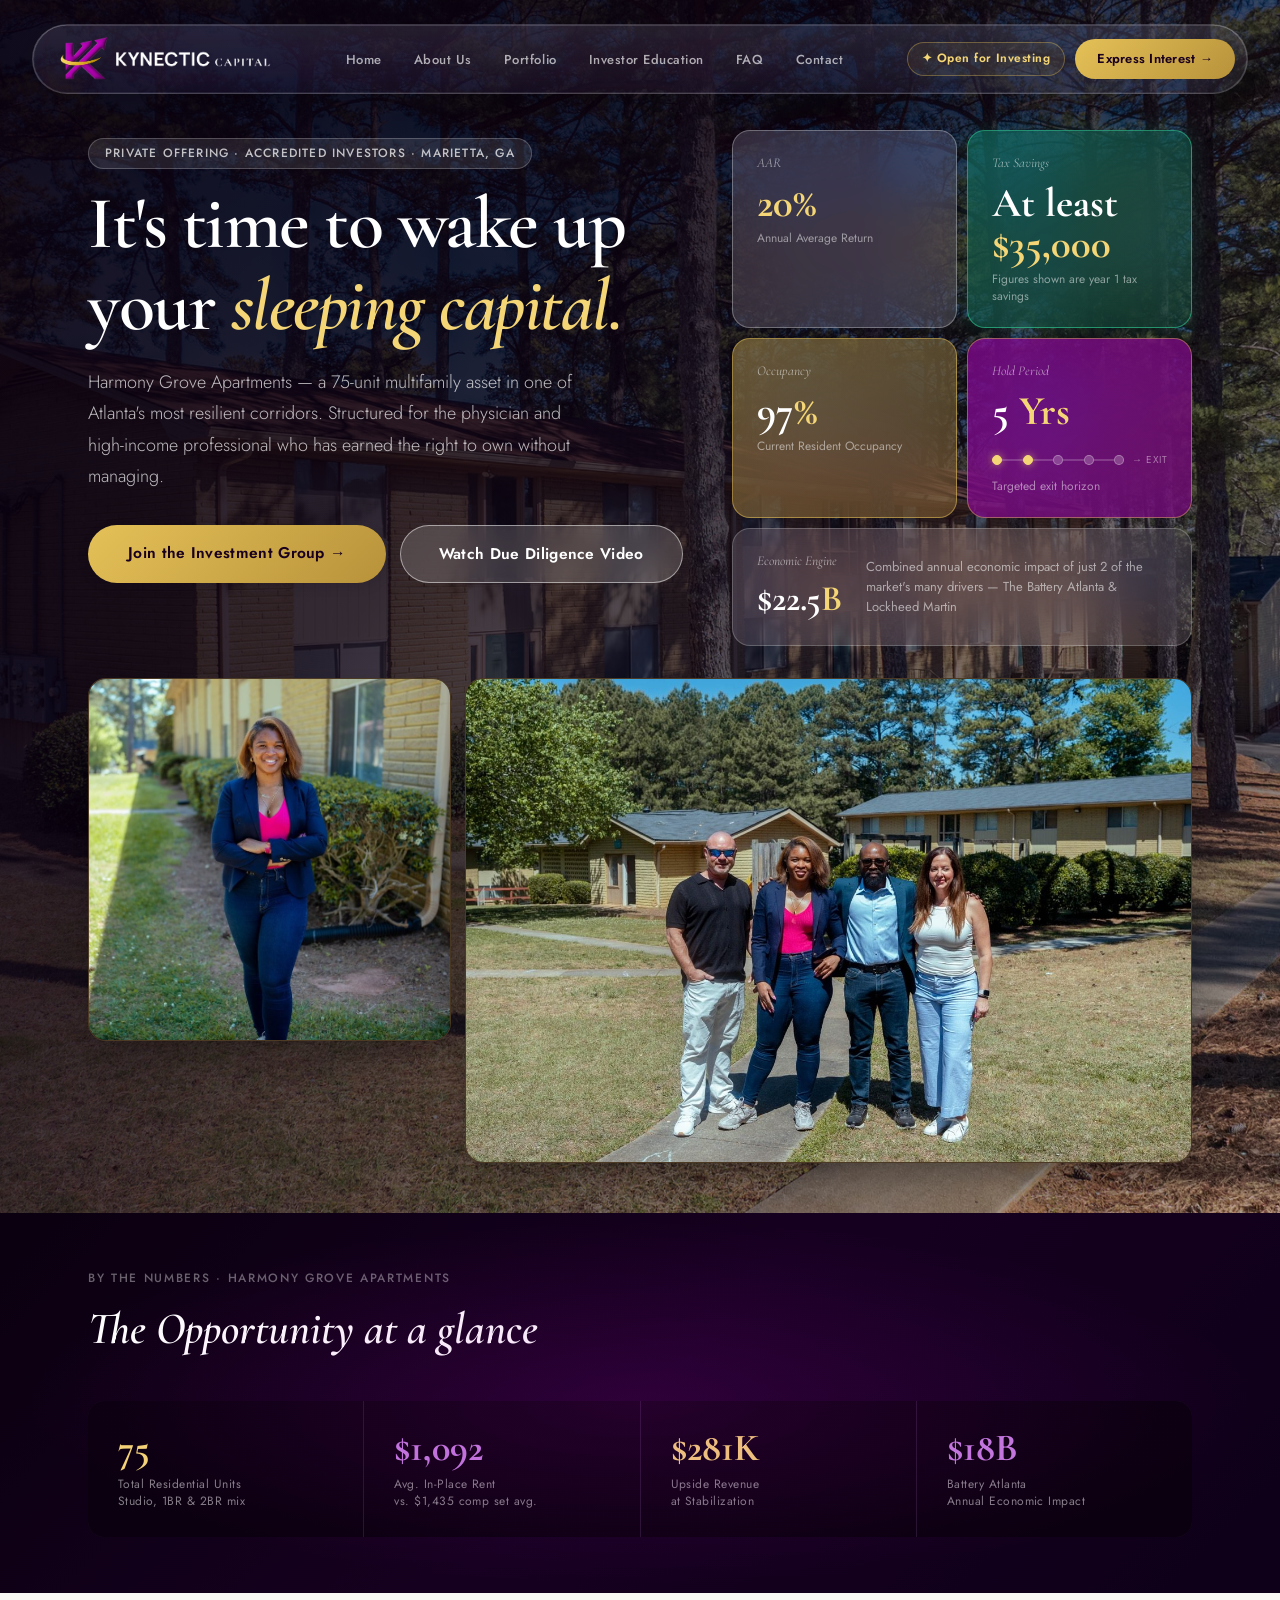
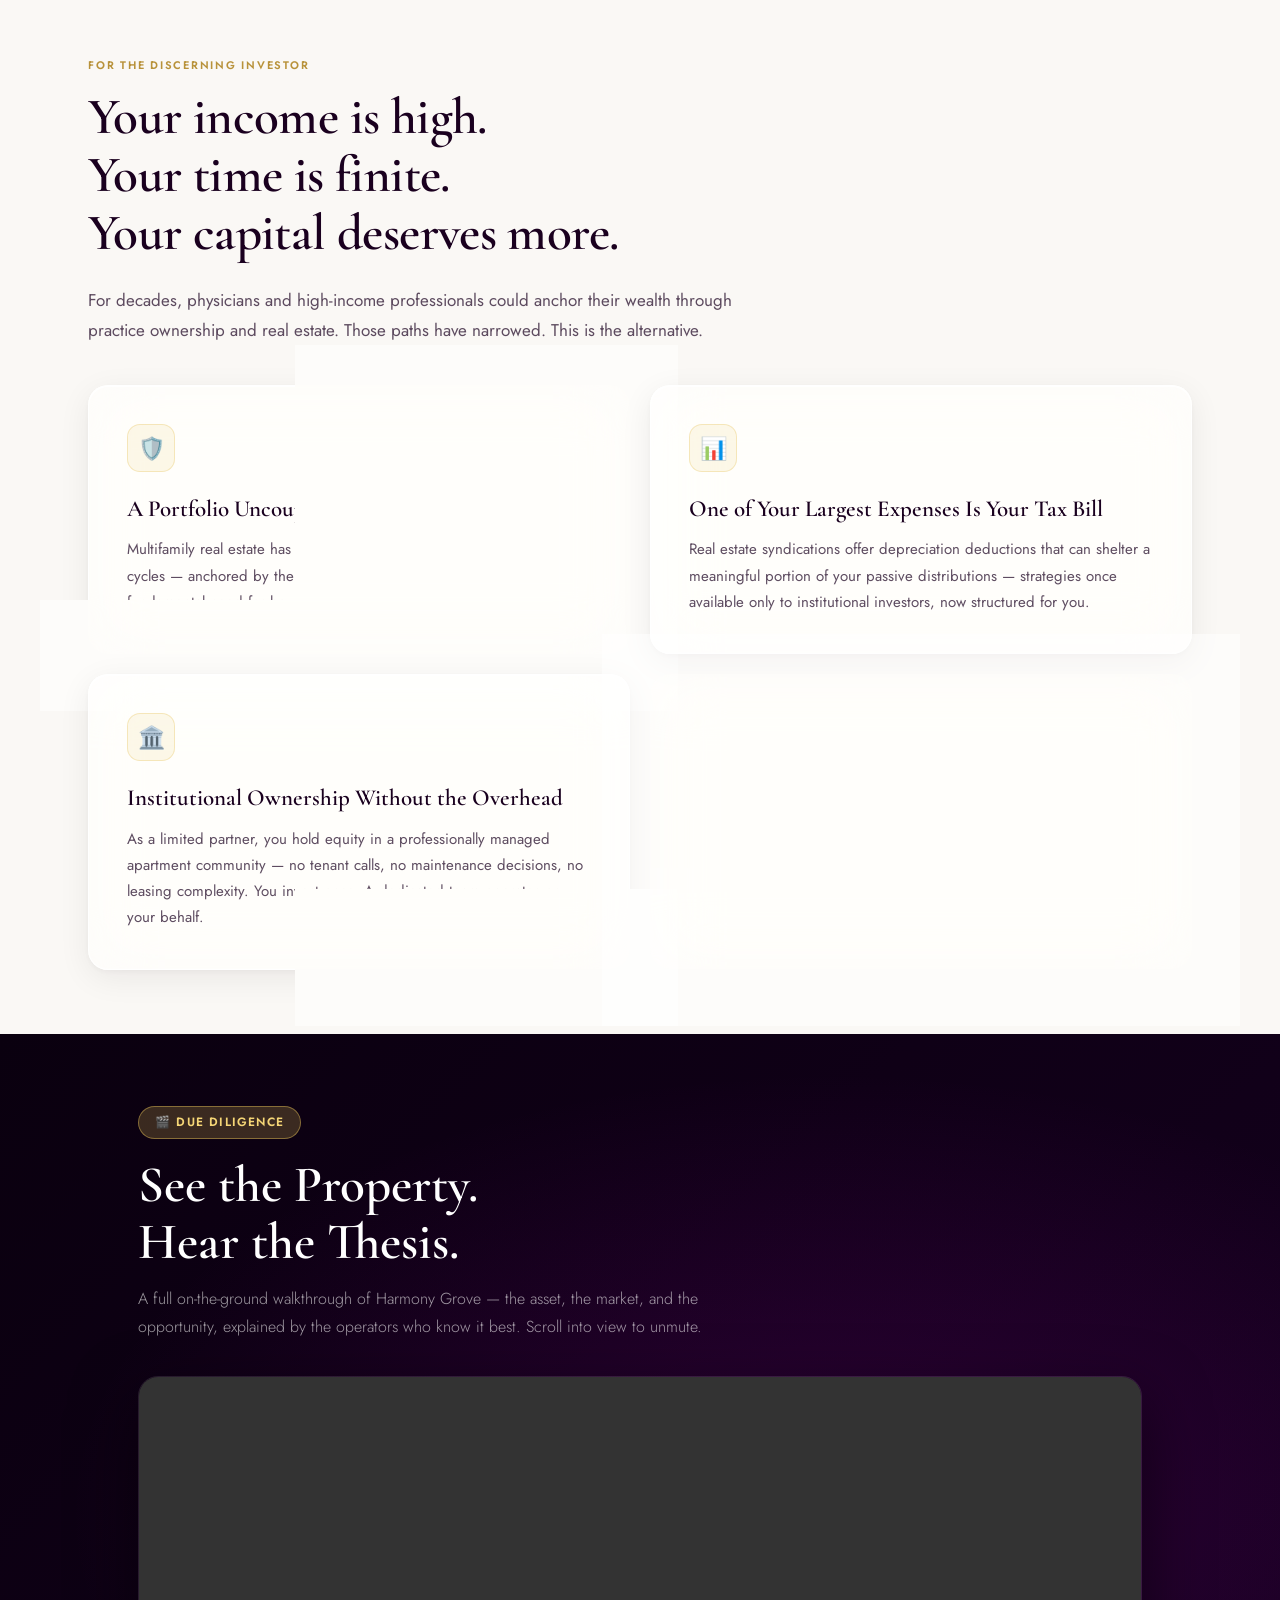
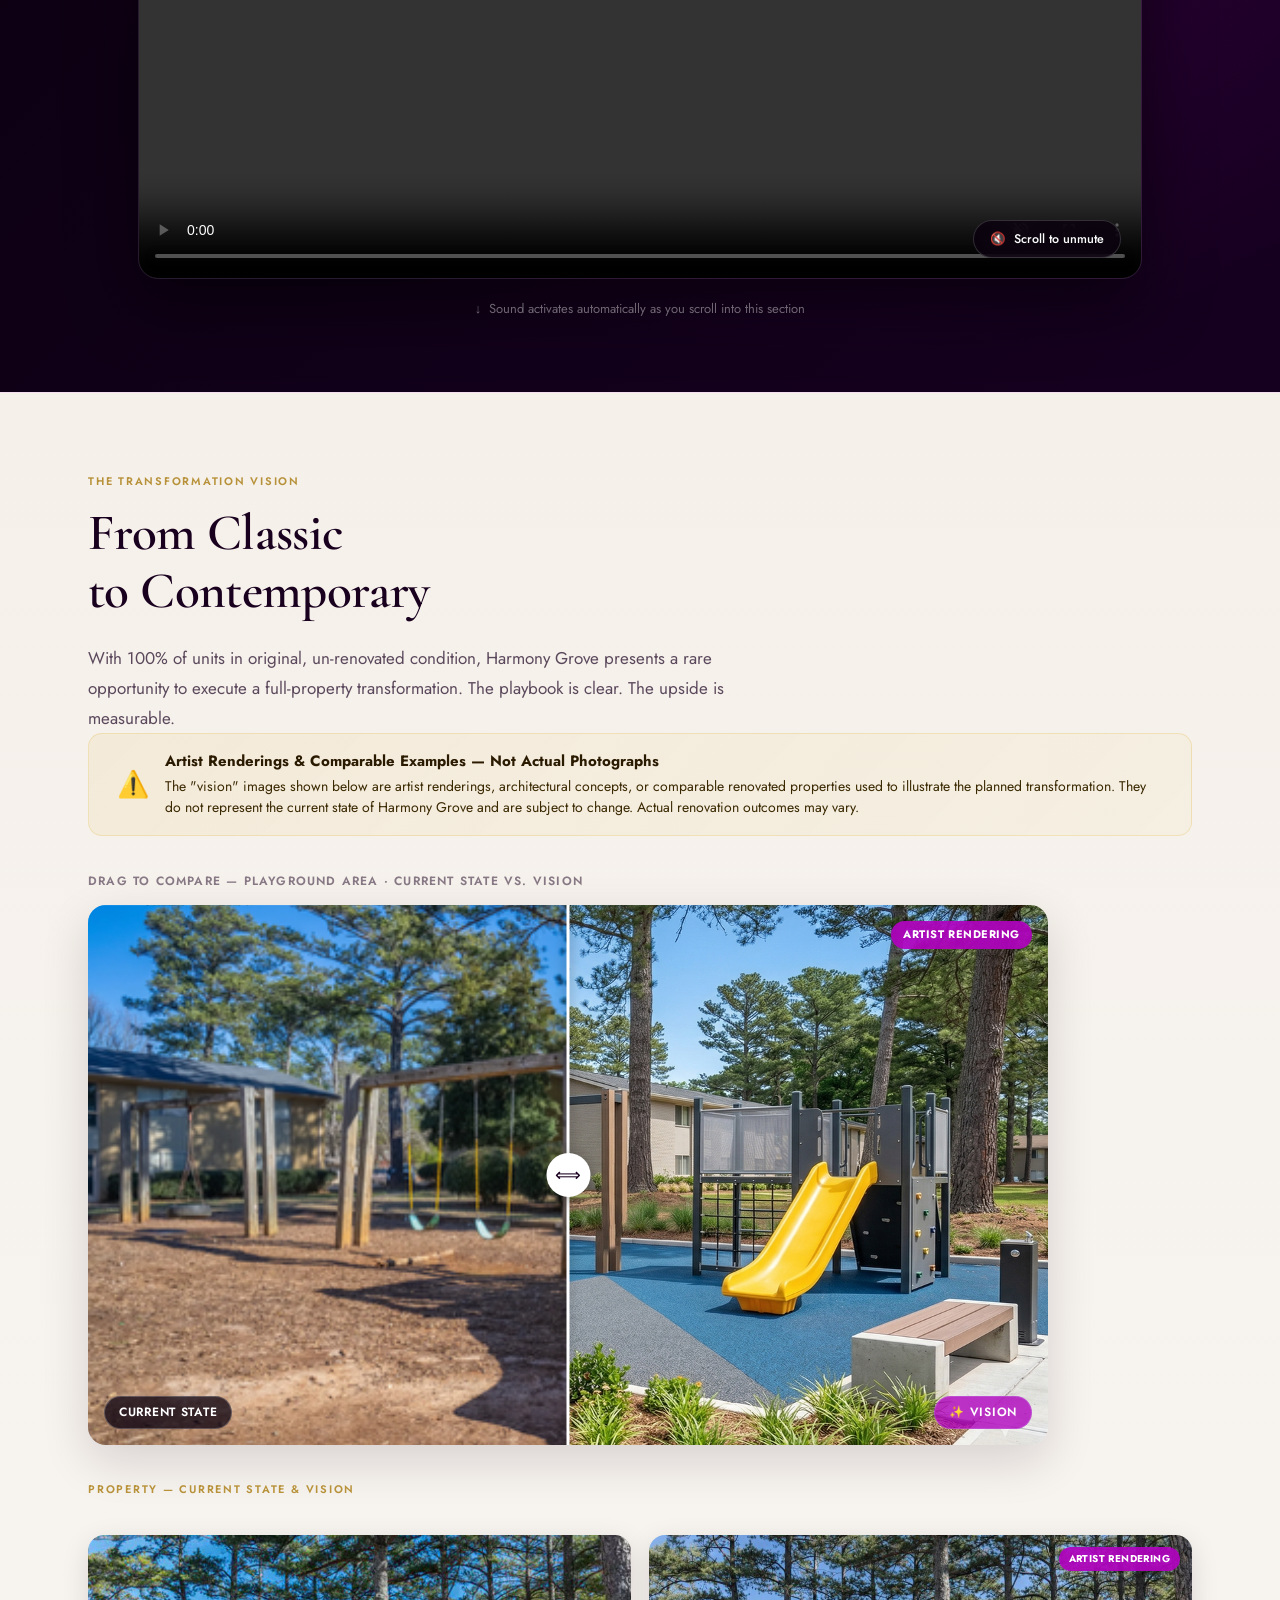
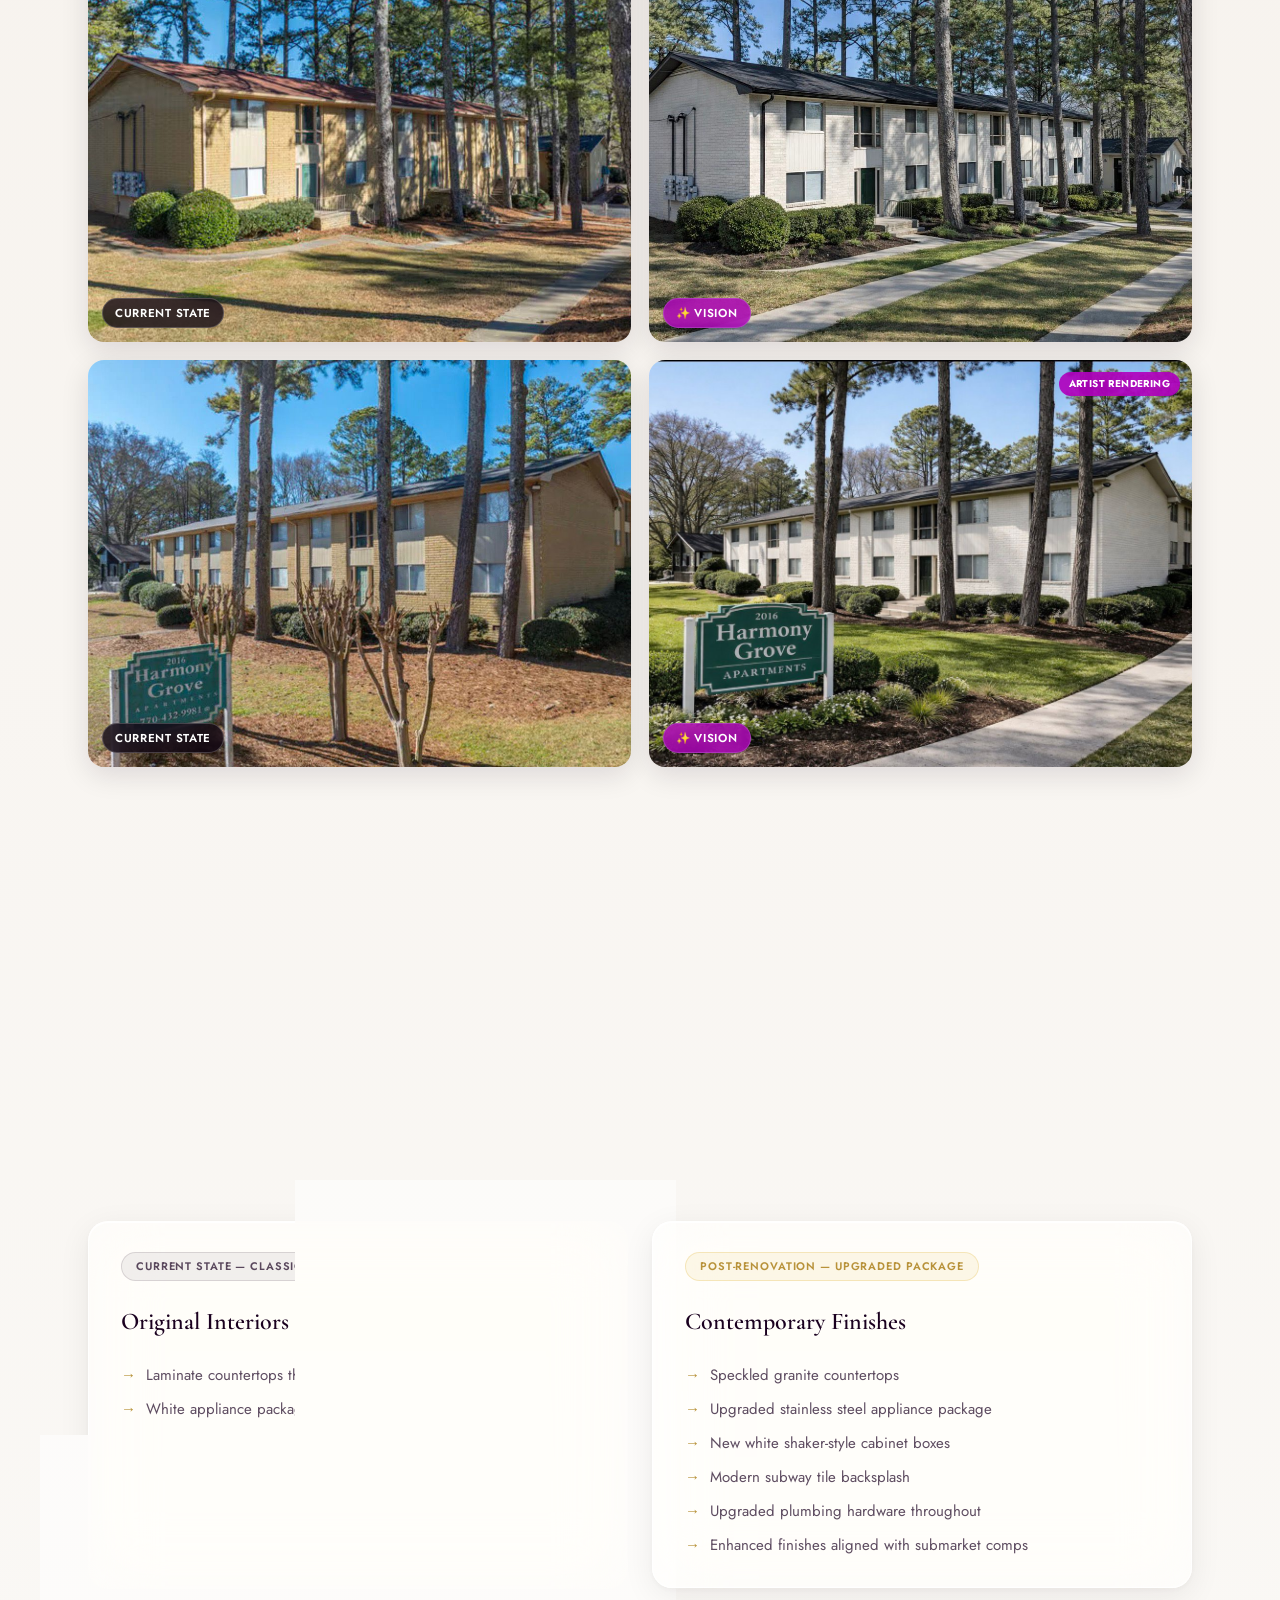
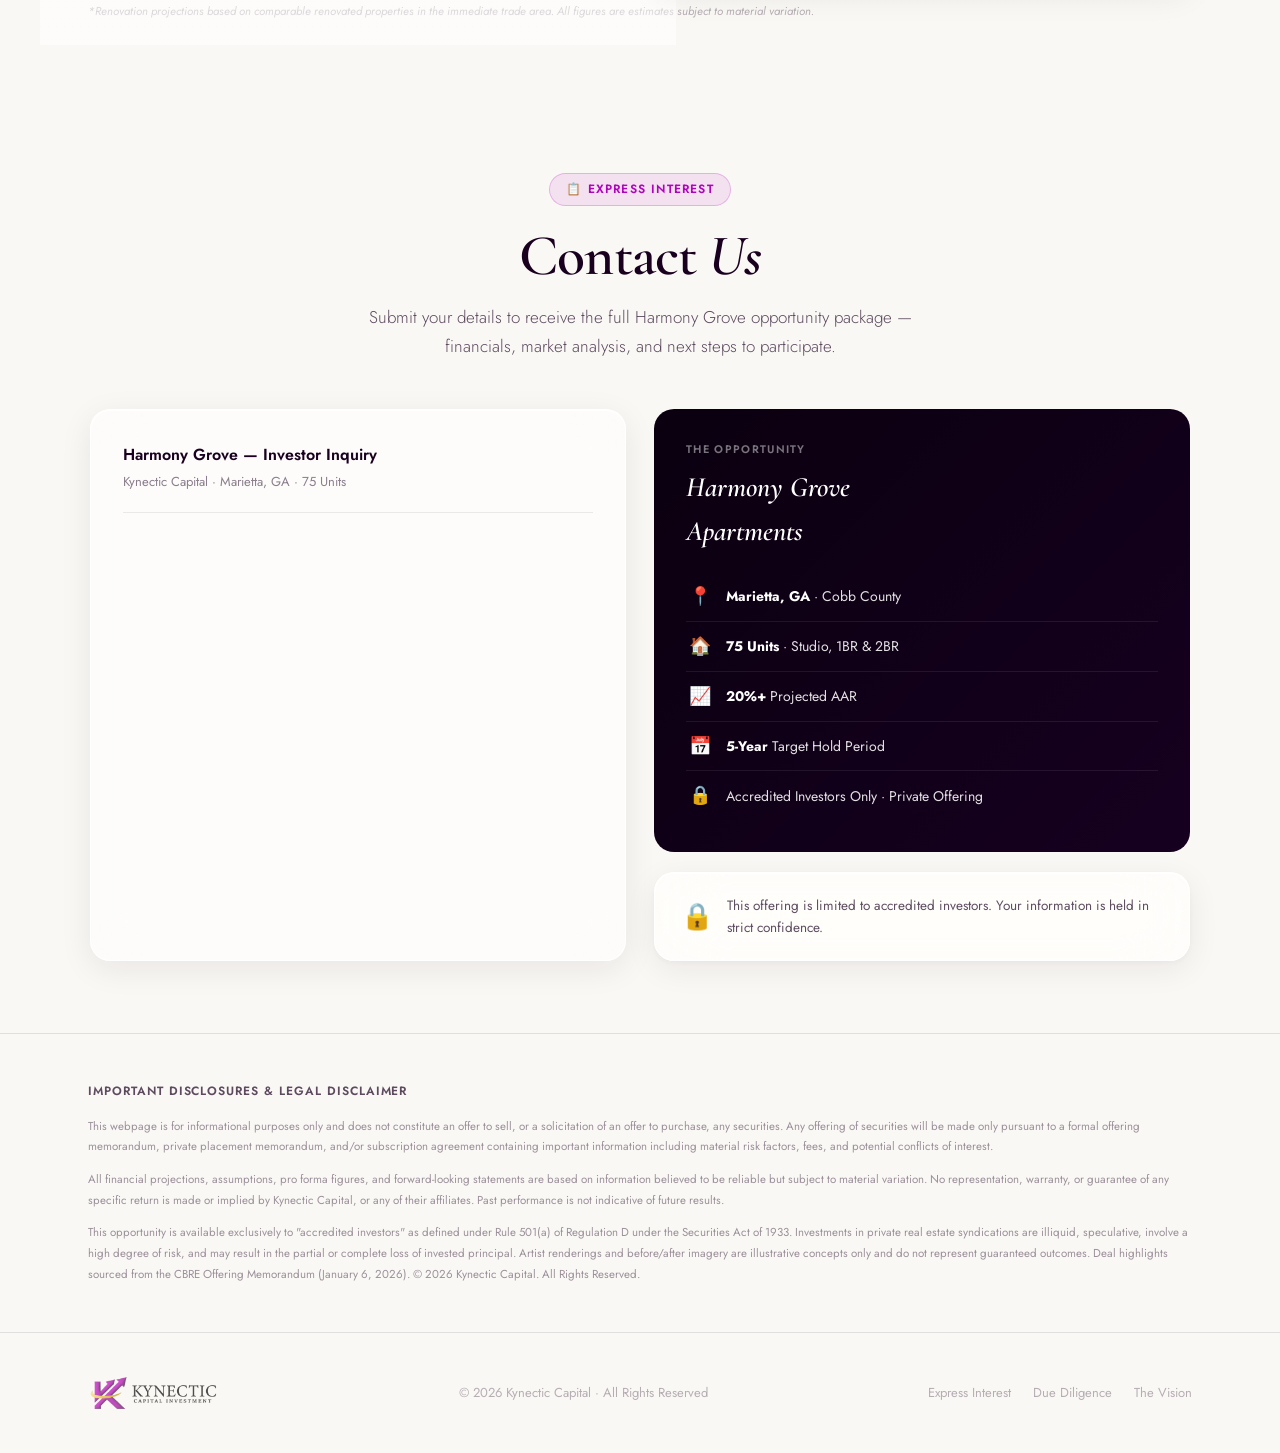
<file: HarmonyGrove_Kynectic.html>
<!DOCTYPE html>
<html lang="en">
<head>
    <meta charset="UTF-8">
    <meta name="viewport" content="width=device-width, initial-scale=1.0">
    <title>Harmony Grove | Investment Opportunity | Kynectic Capital</title>
    <meta name="description" content="Harmony Grove Apartments — a 75-unit multifamily value-add opportunity in Marietta, GA. Presented by Kynectic Capital.">
    <link rel="preconnect" href="https://fonts.googleapis.com">
    <link rel="preconnect" href="https://fonts.gstatic.com" crossorigin>
    <link href="https://fonts.googleapis.com/css2?family=Cormorant+Garamond:ital,wght@0,300;0,400;0,500;0,600;0,700;1,300;1,400;1,600&family=Jost:wght@300;400;500;600&display=swap" rel="stylesheet">
    <style>
        *, *::before, *::after { margin: 0; padding: 0; box-sizing: border-box; }

        :root {
            --bg: #faf8f5;
            --bg-sec: #f5f0ea;
            /* Kynectic Purple */
            --purple: #B003BE;
            --deep: #7f0289;
            --purple-light: #9A00B4;
            --purple-dim: rgba(176,3,190,0.09);
            --purple-border: rgba(176,3,190,0.22);
            /* Kynectic Gold */
            --gold: #e5c158;
            --gold-dk: #b8923a;
            --gold-lt: #f5d676;
            --gold-dim: rgba(229,193,88,0.12);
            --gold-border: rgba(229,193,88,0.32);
            /* Dark */
            --navy: #0a000f;
            --navy-2: #160020;
            /* Text */
            --text: #1a001f;
            --t70: rgba(26,0,31,0.70);
            --t50: rgba(26,0,31,0.50);
            --t30: rgba(26,0,31,0.30);
            --t10: rgba(26,0,31,0.10);
            --t06: rgba(26,0,31,0.06);
            /* Glass */
            --glass: rgba(255,255,255,0.55);
            --glass-b: rgba(255,255,255,0.82);
            --r-card: 20px;
            --r-pill: 100px;
            --ff-d: 'Cormorant Garamond', Georgia, serif;
            --ff-b: 'Jost', -apple-system, sans-serif;
        }

        html { scroll-behavior: smooth; }
        body { background: var(--bg); color: var(--text); font-family: var(--ff-b); font-size: 16px; line-height: 1.6; overflow-x: hidden; }

        /* ── Ambient orbs ── */
        .amb { position: fixed; border-radius: 50%; pointer-events: none; z-index: 0; filter: blur(90px); }
        .amb-1 { width:800px;height:800px;top:-10%;right:-5%; background:radial-gradient(circle,rgba(176,3,190,0.08) 0%,transparent 68%); }
        .amb-2 { width:600px;height:600px;bottom:10%;left:-8%; background:radial-gradient(circle,rgba(229,193,88,0.06) 0%,transparent 68%); }

        /* ── NAV ── */
        .nav-wrap {
            position: fixed; top: 24px; left: 0; right: 0; z-index: 1000;
            padding: 0 32px; pointer-events: none;
        }
        #nav {
            max-width: 1320px; margin: 0 auto;
            display: flex; align-items: center; gap: 32px;
            padding: 12px 12px 12px 24px; border-radius: 100px;
            pointer-events: all;
            background: linear-gradient(180deg, rgba(255,255,255,0.10) 0%, rgba(255,255,255,0.04) 100%);
            border: 0.5px solid rgba(255,255,255,0.16);
            backdrop-filter: blur(64px) saturate(200%) brightness(1.06) contrast(1.04);
            -webkit-backdrop-filter: blur(64px) saturate(200%) brightness(1.06) contrast(1.04);
            box-shadow:
                inset 0 0.5px 0 rgba(255,255,255,0.28),
                inset 0 -1px 0 rgba(255,255,255,0.08),
                inset 1px 0 0 rgba(255,255,255,0.10),
                inset -1px 0 0 rgba(255,255,255,0.10),
                0 2px 4px rgba(0,0,0,0.08),
                0 12px 40px rgba(0,0,0,0.22),
                0 0 0 0.5px rgba(0,0,0,0.10);
        }
        .nav-brand { display:flex; align-items:center; gap:10px; text-decoration:none; }
        .nav-logo { height:34px; width:auto; object-fit:contain; }
        .nav-brand-name { font-family:'Cormorant Garamond', Georgia, serif; font-size:20px; letter-spacing:0.02em; color:#fff; }
        .nav-links { display:flex; gap:4px; flex:1; justify-content:center; list-style:none; margin:0; padding:0; }
        .nav-link { font-size:13px; font-weight:500; color:rgba(255,255,255,0.65); text-decoration:none; letter-spacing:0.04em; padding:8px 14px; border-radius:100px; transition:color .2s, background .2s; }
        .nav-link:hover { color:#fff; background:rgba(255,255,255,0.06); }
        .nav-offering-link { font-size:12px; font-weight:600; letter-spacing:0.04em; color:#f5d676; text-decoration:none; padding:6px 14px; border-radius:100px; border:1px solid rgba(229,193,88,0.35); background:rgba(229,193,88,0.08); transition:all .2s; }
        .nav-offering-link:hover { background:rgba(229,193,88,0.16); border-color:rgba(229,193,88,0.55); }
        .nav-cta { display:inline-flex; align-items:center; gap:8px; padding:10px 22px; border-radius:100px; font-size:13px; font-weight:600; letter-spacing:0.02em; text-decoration:none; background:linear-gradient(135deg,#e5c158,#b8923a); color:#1a001f; transition:all .25s; }
        .nav-cta:hover { transform:translateY(-1px); box-shadow:0 6px 14px rgba(20,4,32,0.14); }
        .nav-actions { display:flex; gap:10px; align-items:center; }
        @media(max-width:860px){ .nav-links{display:none} }

        /* ── BUTTONS ── */
        .btn { text-decoration:none; display:inline-block; cursor:pointer; font-family:var(--ff-b); letter-spacing:.02em; transition:all .26s ease; border:none; }
        .btn-primary {
            padding:13px 30px; font-size:14px; font-weight:600;
            background: linear-gradient(135deg, #B003BE 0%, #7f0289 100%);
            color:#fff; border-radius:var(--r-pill);
            box-shadow: 0 4px 20px rgba(176,3,190,0.38);
        }
        .btn-primary:hover { transform:translateY(-2px); box-shadow:0 8px 32px rgba(176,3,190,0.50); filter:brightness(1.07); }
        .btn-primary-lg { padding:16px 40px; font-size:15.5px; font-weight:600; border-radius:var(--r-pill); background:linear-gradient(135deg,#B003BE,#7f0289); color:#fff; box-shadow:0 6px 28px rgba(176,3,190,0.40); }
        .btn-primary-lg:hover { transform:translateY(-3px); box-shadow:0 12px 40px rgba(176,3,190,0.50); }
        .btn-gold-lg {
            padding:16px 40px; font-size:15.5px; font-weight:600; border-radius:var(--r-pill);
            background:linear-gradient(135deg,#e5c158,#b8923a);
            color:#1a001f; box-shadow:0 4px 12px rgba(20,4,32,0.12);
        }
        .btn-gold-lg:hover { transform:translateY(-3px); box-shadow:0 8px 20px rgba(20,4,32,0.18); }
        .btn-ghost {
            padding:12px 28px; font-size:13.5px; font-weight:500;
            background:rgba(255,255,255,0.75); border:1.5px solid rgba(26,0,31,0.18);
            color:var(--text); border-radius:var(--r-pill); backdrop-filter:blur(12px);
        }
        .btn-ghost:hover { background:rgba(255,255,255,0.96); border-color:rgba(26,0,31,0.30); transform:translateY(-1px); }
        .btn-ghost-lg { padding:15px 36px; font-size:15.5px; font-weight:500; border-radius:var(--r-pill); background:rgba(255,255,255,0.80); border:1.5px solid rgba(26,0,31,0.20); color:var(--text); backdrop-filter:blur(14px); }
        .btn-ghost-lg:hover { background:rgba(255,255,255,0.96); border-color:rgba(26,0,31,0.35); transform:translateY(-2px); box-shadow:0 8px 24px rgba(26,0,31,0.10); }
        .btn-hero-white {
            padding:16px 38px; font-size:15.5px; font-weight:600; border-radius:var(--r-pill);
            background:rgba(255,255,255,0.16); border:1.5px solid rgba(255,255,255,0.50);
            color:#fff; backdrop-filter:blur(12px);
        }
        .btn-hero-white:hover { background:rgba(255,255,255,0.26); border-color:rgba(255,255,255,0.80); transform:translateY(-2px); }

        /* ── HERO ── */
        .hero {
            position:relative;
            display:flex; flex-direction:column; align-items:stretch; overflow:hidden;
        }
        .hero-vid-wrap { position:absolute; inset:0; z-index:0; }
        .hero-vid-wrap video { width:100%; height:100%; object-fit:cover; object-position:center; }
        .hero-vid-wrap::after {
            content:''; position:absolute; inset:0;
            background: linear-gradient(
                130deg,
                rgba(10,0,15,0.94) 0%,
                rgba(10,0,15,0.82) 38%,
                rgba(10,0,15,0.55) 65%,
                rgba(10,0,15,0.25) 100%
            );
        }
        .hero-content {
            position:relative; z-index:2;
            max-width:1200px; margin:0 auto;
            padding:130px 48px 32px; width:100%;
            display:grid;
            grid-template-columns:1fr 460px;
            gap:40px;
            align-items:start;
        }
        .hero-text { padding-top:8px; }
        .hero-gallery {
            position:relative; z-index:2;
            max-width:1200px; margin:0 auto;
            padding:0 48px 50px; width:100%;
            display:grid;
            grid-template-columns:1fr 2fr;
            gap:14px;
        }
        .hg-photo {
            border-radius:18px; overflow:hidden;
            border:1px solid rgba(229,193,88,0.30);
            box-shadow:0 18px 50px -16px rgba(0,0,0,0.55);
            aspect-ratio:1 / 1;
            background:#0a000f;
        }
        .hg-photo.hg-photo--wide { aspect-ratio: auto; height:100%; }
        .hg-photo img { width:100%; height:100%; object-fit:cover; display:block; }
        @media (max-width:980px) {
            .hero-gallery { grid-template-columns:1fr; padding-bottom:32px; }
            .hg-photo, .hg-photo.hg-photo--wide { aspect-ratio:16/10; height:auto; }
        }
        .hero-text { display:flex; flex-direction:column; }
        .hero-tag {
            display:inline-block; padding:5px 16px; margin-bottom:14px;
            background:rgba(255,255,255,0.10); border:1px solid rgba(255,255,255,0.22);
            border-radius:var(--r-pill); font-size:12px; font-weight:500; letter-spacing:.10em;
            text-transform:uppercase; color:rgba(255,255,255,0.72); width:fit-content;
        }
        .hero-title {
            font-family:var(--ff-d); font-size:clamp(42px,5.8vw,78px);
            font-weight:600; line-height:1.10; letter-spacing:-.020em;
            margin-bottom:20px; color:#fff;
        }
        .hero-title em { font-style:italic; color:#f5d676; }
        .hero-sub {
            font-size:clamp(15px,1.8vw,18px); color:rgba(255,255,255,0.72);
            max-width:500px; line-height:1.75; margin-bottom:32px; font-weight:300;
        }
        .hero-ctas { display:flex; gap:14px; flex-wrap:wrap; }

        /* ── HERO BENTO CARDS ── */
        .hero-bento {
            display:grid;
            grid-template-columns:1fr 1fr;
            grid-template-rows:auto auto auto;
            gap:10px;
        }
        .hb-card {
            border-radius:18px;
            padding:22px 24px;
            backdrop-filter:blur(32px) saturate(200%);
            -webkit-backdrop-filter:blur(32px) saturate(200%);
            position:relative; overflow:hidden;
        }
        .hb-frost {
            background:rgba(240,235,245,0.16);
            border:1px solid rgba(255,255,255,0.30);
        }
        .hb-navy-card {
            background:linear-gradient(145deg, rgba(176,3,190,0.55), rgba(127,2,137,0.65));
            border:1px solid rgba(229,193,88,0.45);
            display:flex; flex-direction:column; justify-content:space-between;
        }
        .hb-tax-card {
            background:linear-gradient(135deg,rgba(16,185,129,0.38),rgba(4,120,87,0.28));
            border:1px solid rgba(52,211,153,0.55);
            box-shadow:0 0 24px rgba(16,185,129,0.18);
        }
        .hb-gold-card {
            background:linear-gradient(135deg,rgba(229,193,88,0.40),rgba(184,146,58,0.32));
            border:1px solid rgba(229,193,88,0.50);
        }
        .hb-wide {
            grid-column:span 2;
            background:rgba(240,235,245,0.12);
            border:1px solid rgba(255,255,255,0.22);
            display:flex; align-items:center; gap:24px;
        }
        .hb-lbl {
            font-family:var(--ff-d); font-size:13.5px; font-style:italic;
            color:rgba(255,255,255,0.55); margin-bottom:8px; display:block;
        }
        .hb-val {
            font-family:var(--ff-d); font-size:clamp(30px,3.2vw,46px);
            font-weight:700; color:#fff; line-height:1; margin-bottom:6px; display:block;
        }
        .hb-accent { color:#f5d676; }
        .hb-sub {
            font-size:12px; color:rgba(255,255,255,0.50); line-height:1.45; display:block;
        }
        .hb-sparkline { margin:14px 0 10px; }
        .hb-sparkline svg { display:block; }
        .hb-timeline {
            display:flex; align-items:center; gap:0; margin:14px 0 10px; flex-wrap:nowrap;
        }
        .hb-yr-dot {
            width:10px; height:10px; border-radius:50%;
            background:rgba(255,255,255,0.22); border:1.5px solid rgba(255,255,255,0.30);
            flex-shrink:0;
        }
        .hb-yr-dot.active { background:#f5d676; border-color:#f5d676; box-shadow:0 0 8px rgba(245,214,118,0.60); }
        .hb-yr-line { flex:1; height:1.5px; background:rgba(255,255,255,0.18); min-width:8px; }
        .hb-exit { font-size:10px; color:rgba(255,255,255,0.45); margin-left:8px; letter-spacing:.05em; }
        .hb-wide-val { flex-shrink:0; }
        .hb-wide-text { font-size:13px; color:rgba(255,255,255,0.55); line-height:1.55; }

        /* ── STATS DARK BANNER ── */
        .stats-dark {
            background:linear-gradient(135deg,#0a000f,#160020 50%,#0e0018);
            padding:56px 0; position:relative; z-index:1;
        }
        .stats-dark::before { content:''; position:absolute; inset:0; background:radial-gradient(ellipse at 50% 50%,rgba(176,3,190,0.16) 0%,transparent 68%); pointer-events:none; }
        .stats-dark-inner { max-width:1200px; margin:0 auto; padding:0 48px; }
        .stats-dark-top { font-size:12px; font-weight:500; letter-spacing:.14em; text-transform:uppercase; color:rgba(255,255,255,0.38); margin-bottom:6px; }
        .stats-dark-title { font-family:var(--ff-d); font-size:clamp(28px,3.5vw,46px); font-weight:600; color:#fff; margin-bottom:36px; font-style:italic; }
        .stats-dark-grid { display:grid; grid-template-columns:repeat(4,1fr); gap:1px; background:rgba(255,255,255,0.08); border-radius:16px; overflow:hidden; }
        .sd-stat { padding:28px 30px; background:#0a000f; transition:background .3s; }
        .sd-stat:hover { background:#160020; }
        .sd-val { font-family:var(--ff-d); font-size:clamp(28px,3vw,42px); font-weight:700; line-height:1; margin-bottom:8px; }
        .sd-val.purple-val { color:#c47de0; }
        .sd-val.gold-val { color:#f5d676; }
        .sd-lbl { font-size:12px; color:rgba(255,255,255,0.50); letter-spacing:.04em; line-height:1.4; }

        /* ── GENERIC LAYOUT ── */
        section { position:relative; z-index:1; }
        .container { max-width:1200px; margin:0 auto; padding:0 48px; }
        .sec { padding:64px 0; }
        .sec-lbl { font-size:11px; font-weight:600; letter-spacing:.16em; text-transform:uppercase; color:var(--gold-dk); margin-bottom:14px; }
        .sec-title { font-family:var(--ff-d); font-size:clamp(32px,4vw,54px); font-weight:600; line-height:1.13; letter-spacing:-.012em; margin-bottom:22px; }
        .sec-body { font-size:17px; color:var(--t70); line-height:1.78; max-width:680px; }
        .rule { width:44px; height:2.5px; background:linear-gradient(90deg,var(--gold),transparent); margin-bottom:22px; border-radius:2px; }

        /* ── GLASS CARD ── */
        .gc {
            background:rgba(255,255,255,0.52);
            backdrop-filter:blur(32px) saturate(220%) brightness(1.02);
            -webkit-backdrop-filter:blur(32px) saturate(220%) brightness(1.02);
            border:1px solid rgba(255,255,255,0.82);
            border-radius:var(--r-card);
            box-shadow:0 8px 32px rgba(26,0,31,0.07),0 2px 6px rgba(26,0,31,0.04),inset 0 1px 0 rgba(255,255,255,0.96),inset 0 -1px 0 rgba(255,255,255,0.22);
            transition:transform .32s ease,box-shadow .32s ease,background .32s ease;
        }
        .gc:hover {
            background:rgba(255,255,255,0.70);
            transform:translateY(-5px);
            box-shadow:0 20px 52px rgba(176,3,190,0.10),0 6px 16px rgba(26,0,31,0.06),inset 0 1px 0 rgba(255,255,255,0.98);
        }

        /* ── WHY SECTION ── */
        .why-intro { max-width:680px; margin-bottom:40px; }
        .why-grid { display:grid; grid-template-columns:1fr 1fr; gap:20px; }
        .why-card { padding:38px; }
        .why-icon { width:48px; height:48px; border-radius:13px; display:flex; align-items:center; justify-content:center; background:var(--gold-dim); border:1px solid var(--gold-border); font-size:22px; margin-bottom:22px; }
        .why-card h3 { font-family:var(--ff-d); font-size:23px; font-weight:600; margin-bottom:12px; line-height:1.32; }
        .why-card p { font-size:15px; color:var(--t70); line-height:1.75; }

        /* ── DEAL HIGHLIGHTS ── */
        .hl-sec { background:linear-gradient(180deg,rgba(245,240,234,0.70) 0%,rgba(250,248,245,0.10) 100%); }
        .hl-grid { display:grid; grid-template-columns:repeat(3,1fr); gap:18px; margin-top:36px; }
        .hl-card { padding:34px 28px; text-align:center; }
        .hl-val { font-family:var(--ff-d); font-size:40px; font-weight:700; color:var(--purple); line-height:1; margin-bottom:8px; }
        .hl-lbl { font-size:13px; color:var(--t70); letter-spacing:.04em; line-height:1.45; }
        .hl-rule { width:30px; height:2px; background:linear-gradient(90deg,var(--gold),transparent); margin:13px auto; border-radius:2px; }
        .hl-desc { font-size:13px; color:var(--t30); line-height:1.5; }
        .upside-strip {
            margin-top:28px; padding:28px 36px;
            background:linear-gradient(135deg,#0a000f,#160020);
            border-radius:18px;
            display:flex; align-items:center; justify-content:space-around; flex-wrap:wrap; gap:24px;
        }
        .u-stat { text-align:center; }
        .u-val { font-family:var(--ff-d); font-size:34px; font-weight:700; color:#f5d676; }
        .u-lbl { font-size:11px; color:rgba(255,255,255,0.48); text-transform:uppercase; letter-spacing:.07em; margin-top:4px; }

        /* ── DUE DILIGENCE VIDEO ── */
        .dd-section { padding:72px 0; background:linear-gradient(135deg,#0a000f,#160020); overflow:hidden; position:relative; z-index:1; }
        .dd-section::before { content:''; position:absolute; inset:0; background:radial-gradient(ellipse at 65% 50%,rgba(176,3,190,0.18) 0%,transparent 65%); pointer-events:none; }
        .dd-inner { max-width:1100px; margin:0 auto; padding:0 48px; }
        .dd-tag { display:inline-flex; align-items:center; gap:8px; padding:6px 16px; background:rgba(229,193,88,0.22); border:1px solid rgba(229,193,88,0.45); border-radius:var(--r-pill); font-size:12px; font-weight:600; letter-spacing:.10em; text-transform:uppercase; color:#f5d676; margin-bottom:18px; }
        .dd-title { font-family:var(--ff-d); font-size:clamp(32px,4vw,52px); font-weight:600; color:#fff; margin-bottom:14px; line-height:1.12; }
        .dd-sub { font-size:16px; color:rgba(255,255,255,0.60); max-width:600px; line-height:1.72; margin-bottom:36px; font-weight:300; }
        .dd-video-wrap { position:relative; border-radius:20px; overflow:hidden; box-shadow:0 24px 64px rgba(0,0,0,0.55); border:1px solid rgba(255,255,255,0.10); }
        .dd-video-wrap video { width:100%; display:block; }
        .dd-sound-indicator { position:absolute; bottom:20px; right:20px; display:flex; align-items:center; gap:8px; padding:8px 16px; border-radius:var(--r-pill); background:rgba(10,0,15,0.75); border:1px solid rgba(255,255,255,0.16); backdrop-filter:blur(12px); font-size:12.5px; font-weight:500; color:#fff; transition:all .4s ease; }
        .dd-sound-indicator.sound-on { background:rgba(176,3,190,0.75); border-color:rgba(196,125,224,0.45); }
        .scroll-hint { margin-top:20px; display:flex; align-items:center; gap:8px; font-size:13px; color:rgba(255,255,255,0.40); justify-content:center; }

        /* ── BEFORE / AFTER ── */
        .ba-section { padding:80px 0; position:relative; z-index:1; background:linear-gradient(180deg,var(--bg-sec) 0%,var(--bg) 100%); border-top:1px solid rgba(176,3,190,0.10); }
        .ba-alert-bar { width:100%; padding:16px 28px; margin-bottom:36px; background:linear-gradient(135deg,rgba(229,193,88,0.12),rgba(245,214,118,0.08)); border:1.5px solid rgba(229,193,88,0.30); border-radius:14px; display:flex; align-items:center; gap:16px; }
        .ba-alert-icon { font-size:26px; flex-shrink:0; }
        .ba-alert-text { font-size:14px; color:#3a2800; line-height:1.55; }
        .ba-alert-text strong { color:#2a1a00; display:block; font-size:15px; margin-bottom:2px; }
        .ba-slider-wrap { margin-bottom:36px; }
        .ba-slider-label { font-size:12px; font-weight:600; letter-spacing:.10em; text-transform:uppercase; color:var(--t50); margin-bottom:14px; }
        .ba-compare { position:relative; border-radius:18px; overflow:hidden; box-shadow:0 16px 48px rgba(26,0,31,0.14); user-select:none; cursor:ew-resize; aspect-ratio:16/9; max-height:540px; }
        .ba-before-img,.ba-after-img { position:absolute; top:0; left:0; width:100%; height:100%; object-fit:cover; }
        .ba-after-clip { position:absolute; top:0; left:0; right:0; bottom:0; overflow:hidden; clip-path:inset(0 50% 0 0); }
        .ba-after-clip img { width:100%; height:100%; object-fit:cover; position:absolute; top:0; left:0; }
        .ba-divider { position:absolute; top:0; bottom:0; left:50%; width:3px; background:#fff; transform:translateX(-50%); box-shadow:0 0 12px rgba(0,0,0,0.45); pointer-events:none; }
        .ba-divider-btn { position:absolute; top:50%; left:50%; transform:translate(-50%,-50%); width:44px; height:44px; background:#fff; border-radius:50%; display:flex; align-items:center; justify-content:center; font-size:18px; box-shadow:0 4px 16px rgba(0,0,0,0.30); pointer-events:none; }
        .ba-label-before,.ba-label-after { position:absolute; bottom:16px; padding:6px 14px; border-radius:var(--r-pill); font-size:12px; font-weight:600; letter-spacing:.06em; text-transform:uppercase; }
        .ba-label-before { left:16px; background:rgba(10,0,15,0.75); color:#fff; border:1px solid rgba(255,255,255,0.22); }
        .ba-label-after { right:16px; background:rgba(176,3,190,0.80); color:#fff; border:1px solid rgba(196,125,224,0.40); }
        .rendering-badge { position:absolute; top:16px; right:16px; padding:5px 12px; background:rgba(176,3,190,0.92); border-radius:var(--r-pill); font-size:11px; font-weight:700; color:#fff; letter-spacing:.05em; text-transform:uppercase; }
        .ba-grid { display:grid; grid-template-columns:1fr 1fr; gap:18px; margin-top:36px; }
        .ba-grid-item { position:relative; border-radius:16px; overflow:hidden; aspect-ratio:4/3; box-shadow:0 8px 28px rgba(26,0,31,0.12); }
        .ba-grid-item img { width:100%; height:100%; object-fit:cover; transition:transform .5s ease; }
        .ba-grid-item:hover img { transform:scale(1.04); }
        .ba-item-tag { position:absolute; bottom:14px; left:14px; padding:5px 12px; border-radius:var(--r-pill); font-size:11.5px; font-weight:600; letter-spacing:.06em; text-transform:uppercase; backdrop-filter:blur(8px); }
        .ba-item-tag.current { background:rgba(10,0,15,0.75); color:#fff; border:1px solid rgba(255,255,255,0.20); }
        .ba-item-tag.rendering { background:rgba(176,3,190,0.82); color:#fff; border:1px solid rgba(196,125,224,0.35); }
        .ba-rend-overlay { position:absolute; top:12px; right:12px; padding:4px 10px; background:rgba(176,3,190,0.92); border-radius:var(--r-pill); font-size:10px; font-weight:700; color:#fff; letter-spacing:.04em; text-transform:uppercase; }

        /* ── VALUE-ADD ── */
        .reno-grid { display:grid; grid-template-columns:1fr 1fr; gap:24px; margin-top:36px; }
        .reno-card { padding:30px 32px; }
        .badge { display:inline-block; padding:5px 14px; border-radius:var(--r-pill); font-size:11px; font-weight:600; letter-spacing:.08em; text-transform:uppercase; margin-bottom:22px; }
        .badge-b { background:var(--t06); border:1px solid rgba(26,0,31,0.12); color:var(--t70); }
        .badge-a { background:var(--gold-dim); border:1px solid var(--gold-border); color:var(--gold-dk); }
        .reno-card h3 { font-family:var(--ff-d); font-size:24px; font-weight:600; margin-bottom:22px; }
        .reno-list { list-style:none; display:flex; flex-direction:column; gap:10px; }
        .reno-list li { display:flex; align-items:center; gap:10px; font-size:15px; color:var(--t70); }
        .reno-list li::before { content:'→'; color:var(--gold-dk); flex-shrink:0; }

        /* ── HUBSPOT FORM SECTION ── */
        .form-section { padding:72px 0; position:relative; z-index:1; }
        .form-header { text-align:center; margin-bottom:48px; }
        .form-tag { display:inline-flex; align-items:center; gap:8px; padding:6px 16px; background:var(--purple-dim); border:1px solid var(--purple-border); border-radius:var(--r-pill); font-size:12px; font-weight:600; letter-spacing:.10em; text-transform:uppercase; color:var(--purple); margin-bottom:18px; }
        .form-title { font-family:var(--ff-d); font-size:clamp(36px,4.5vw,58px); font-weight:600; line-height:1.12; letter-spacing:-.014em; margin-bottom:14px; }
        .form-sub { font-size:17px; color:var(--t70); line-height:1.72; max-width:600px; margin:0 auto; font-weight:300; }
        .form-grid { display:grid; grid-template-columns:1fr 1fr; gap:28px; max-width:1100px; margin:0 auto; }
        .hs-embed-wrap {
            background:rgba(255,255,255,0.52);
            border:1px solid var(--glass-b);
            border-radius:var(--r-card);
            overflow:hidden;
            box-shadow:0 8px 32px rgba(26,0,31,0.08),inset 0 1px 0 rgba(255,255,255,0.96);
            backdrop-filter:blur(24px);
            padding:32px;
        }
        .hs-embed-header { margin-bottom:24px; padding-bottom:20px; border-bottom:1px solid rgba(26,0,31,0.08); }
        .hs-embed-title { font-weight:600; font-size:16px; color:var(--text); margin-bottom:4px; }
        .hs-embed-sub { font-size:13px; color:var(--t50); }
        /* HubSpot overrides */
        .hs-embed-wrap .hs-form input,
        .hs-embed-wrap .hs-form select,
        .hs-embed-wrap .hs-form textarea {
            border-radius:10px !important;
            border:1.5px solid rgba(26,0,31,0.14) !important;
            font-family:var(--ff-b) !important;
        }
        .hs-embed-wrap .hs-button {
            background:linear-gradient(135deg,#B003BE,#7f0289) !important;
            border-radius:var(--r-pill) !important;
            font-family:var(--ff-b) !important;
            letter-spacing:.02em !important;
        }
        .form-details { display:flex; flex-direction:column; gap:20px; }
        .form-deal-card { padding:32px; background:linear-gradient(135deg,#0a000f,#160020); border-radius:var(--r-card); color:#fff; }
        .form-deal-label { font-size:11px; font-weight:600; letter-spacing:.12em; text-transform:uppercase; color:rgba(255,255,255,0.45); margin-bottom:6px; }
        .form-deal-title { font-family:var(--ff-d); font-size:28px; font-weight:600; margin-bottom:18px; font-style:italic; color:#fff; }
        .form-detail-row { display:flex; align-items:center; gap:12px; padding:10px 0; border-bottom:1px solid rgba(255,255,255,0.08); font-size:14px; }
        .form-detail-row:last-child { border-bottom:none; }
        .form-detail-icon { font-size:18px; flex-shrink:0; width:28px; text-align:center; }
        .form-detail-val { color:rgba(255,255,255,0.88); }
        .form-detail-val strong { color:#fff; }
        .form-will-cover { padding:28px; background:rgba(255,255,255,0.50); border:1px solid var(--glass-b); border-radius:var(--r-card); backdrop-filter:blur(20px); box-shadow:0 4px 20px rgba(26,0,31,0.06),inset 0 1px 0 rgba(255,255,255,0.96); }
        .form-cover-title { font-size:12px; font-weight:600; letter-spacing:.10em; text-transform:uppercase; color:var(--purple); margin-bottom:16px; }
        .form-cover-list { list-style:none; display:flex; flex-direction:column; gap:10px; }
        .form-cover-list li { display:flex; align-items:center; gap:10px; font-size:14.5px; color:var(--t70); }
        .form-cover-list li::before { content:'✓'; color:var(--gold-dk); font-weight:700; flex-shrink:0; }

        /* ── DISCLAIMER ── */
        .disc-sec { padding:48px 0; border-top:1px solid var(--t10); }
        .disc-title { font-size:12px; font-weight:600; letter-spacing:.08em; text-transform:uppercase; color:var(--t70); margin-bottom:14px; }
        .disc-text { font-size:11.5px; color:rgba(26,0,31,0.42); line-height:1.80; }
        .disc-text + .disc-text { margin-top:12px; }

        /* ── FOOTER ── */
        footer { padding:44px 0; border-top:1px solid var(--t10); position:relative; z-index:1; }
        .footer-inner { display:flex; align-items:center; justify-content:space-between; gap:22px; flex-wrap:wrap; }
        .footer-logo { height:32px; width:auto; opacity:0.70; }
        .footer-copy { font-size:13px; color:var(--t30); }
        .footer-links { display:flex; gap:22px; flex-wrap:wrap; }
        .fl { font-size:13px; color:var(--t30); text-decoration:none; transition:color .2s; }
        .fl:hover { color:var(--t70); }

        /* ── SCROLL ANIMATION ── */
        .fu { opacity:0; transform:translateY(28px); transition:opacity .72s ease,transform .72s ease; }
        .fu.vis { opacity:1; transform:translateY(0); }

        /* ── RESPONSIVE ── */
        @media(max-width:1024px){
            .hero-content { grid-template-columns:1fr; gap:36px; }
            .hero-bento { max-width:500px; }
        }
        @media(max-width:960px){
            .why-grid,.hl-grid,.reno-grid,.stats-dark-grid,.form-grid,.ba-grid { grid-template-columns:1fr !important; }
        }
        @media(max-width:680px){
            #nav { padding:13px 20px; }
            .nav-logo { height:26px; }
            .btn-ghost { display:none !important; }
            .hero-content,.container,.dd-inner,.stats-dark-inner { padding-left:20px; padding-right:20px; }
            .hero-bento { grid-template-columns:1fr; }
            .hb-wide { grid-row:span 1; grid-column:span 1; }
            .ba-compare { aspect-ratio:4/3; }
        }
    </style>
</head>
<body>

<div class="amb amb-1"></div>
<div class="amb amb-2"></div>

<!-- ═══════════════ NAV ═══════════════ -->
<div class="nav-wrap">
    <nav id="nav">
        <a href="index.html" class="nav-brand">
            <img src="LogoNew.png" alt="Kynectic Capital" class="nav-logo" style="height:44px;width:auto;">
        </a>
        <ul class="nav-links">
            <li><a href="index.html" class="nav-link">Home</a></li>
            <li><a href="index.html#about" class="nav-link">About Us</a></li>
            <li><a href="index.html#portfolio" class="nav-link">Portfolio</a></li>
            <li><a href="index.html#education" class="nav-link">Investor Education</a></li>
            <li><a href="index.html#faq" class="nav-link">FAQ</a></li>
            <li><a href="index.html#contact" class="nav-link">Contact</a></li>
        </ul>
        <div class="nav-actions">
            <a href="#" class="nav-offering-link">✦ Open for Investing</a>
            <a href="#form-start" class="nav-cta">Express Interest →</a>
        </div>
    </nav>
</div>

<!-- ═══════════════ HERO ═══════════════ -->
<section class="hero" id="hero">
    <div class="hero-vid-wrap">
        <video autoplay muted loop playsinline poster="harmony-grove-marietta-ga-building-photo-2.jpg">
            <source src="https://pub-fb7596bf9b6d4fc6805c980aef6c6709.r2.dev/Due%20Diligence.mov" type="video/mp4">
            <img src="harmony-grove-marietta-ga-building-photo-2.jpg" alt="Harmony Grove">
        </video>
    </div>
    <div class="hero-content">
        <!-- LEFT: Text -->
        <div class="hero-text">
            <div class="hero-tag">Private Offering · Accredited Investors · Marietta, GA</div>
            <h1 class="hero-title">
                It's time to wake up<br>your <em>sleeping capital.</em>
            </h1>
            <p class="hero-sub">
                Harmony Grove Apartments — a 75-unit multifamily asset in one of Atlanta's most resilient corridors. Structured for the physician and high-income professional who has earned the right to own without managing.
            </p>
            <div class="hero-ctas">
                <a href="#form-start" class="btn btn-gold-lg">Join the Investment Group →</a>
                <a href="#due-diligence" class="btn btn-hero-white">Watch Due Diligence Video</a>
            </div>
        </div>

        <!-- RIGHT: Bento stat cards -->
        <div class="hero-bento">
            <div class="hb-card hb-frost">
                <span class="hb-lbl">AAR</span>
                <span class="hb-val"><span class="hb-accent">20%</span></span>
                <span class="hb-sub">Annual Average Return</span>
            </div>
            <div class="hb-card hb-tax-card">
                <span class="hb-lbl">Tax Savings</span>
                <span class="hb-val">At least <span class="hb-accent">$35,000</span></span>
                <span class="hb-sub">Figures shown are year 1 tax savings</span>
            </div>
            <div class="hb-card hb-gold-card">
                <span class="hb-lbl">Occupancy</span>
                <span class="hb-val">97<span class="hb-accent">%</span></span>
                <span class="hb-sub">Current Resident Occupancy</span>
            </div>
            <div class="hb-card hb-navy-card">
                <div>
                    <span class="hb-lbl">Hold Period</span>
                    <span class="hb-val">5<span class="hb-accent"> Yrs</span></span>
                </div>
                <div class="hb-timeline">
                    <div class="hb-yr-dot active"></div>
                    <div class="hb-yr-line"></div>
                    <div class="hb-yr-dot active"></div>
                    <div class="hb-yr-line"></div>
                    <div class="hb-yr-dot"></div>
                    <div class="hb-yr-line"></div>
                    <div class="hb-yr-dot"></div>
                    <div class="hb-yr-line"></div>
                    <div class="hb-yr-dot"></div>
                    <span class="hb-exit">→ EXIT</span>
                </div>
                <span class="hb-sub">Targeted exit horizon</span>
            </div>
            <div class="hb-card hb-wide">
                <div class="hb-wide-val">
                    <span class="hb-lbl">Economic Engine</span>
                    <span class="hb-val" style="font-size:clamp(26px,2.8vw,38px);">$22.5<span class="hb-accent">B</span></span>
                </div>
                <div class="hb-wide-text">Combined annual economic impact of just 2 of the market's many drivers — The Battery Atlanta &amp; Lockheed Martin</div>
            </div>
        </div>
    </div>
    <div class="hero-gallery">
        <div class="hg-photo">
            <img src="hg-hero-portrait.jpg" alt="Harmony Grove Apartments — community detail" loading="lazy"/>
        </div>
        <div class="hg-photo hg-photo--wide">
            <img src="hg-hero-wide.jpg" alt="Harmony Grove Apartments — Marietta, GA exterior" loading="lazy"/>
        </div>
    </div>
</section>

<!-- ═══════════════ STATS DARK BANNER ═══════════════ -->
<div class="stats-dark" id="deal-overview">
    <div class="stats-dark-inner">
        <div class="stats-dark-top">By the numbers · Harmony Grove Apartments</div>
        <div class="stats-dark-title">The Opportunity <em>at a glance</em></div>
        <div class="stats-dark-grid">
            <div class="sd-stat">
                <div class="sd-val gold-val">75</div>
                <div class="sd-lbl">Total Residential Units<br>Studio, 1BR &amp; 2BR mix</div>
            </div>
            <div class="sd-stat">
                <div class="sd-val purple-val">$1,092</div>
                <div class="sd-lbl">Avg. In-Place Rent<br>vs. $1,435 comp set avg.</div>
            </div>
            <div class="sd-stat">
                <div class="sd-val gold-val">$281K</div>
                <div class="sd-lbl">Upside Revenue<br>at Stabilization</div>
            </div>
            <div class="sd-stat">
                <div class="sd-val purple-val">$18B</div>
                <div class="sd-lbl">Battery Atlanta<br>Annual Economic Impact</div>
            </div>
        </div>
    </div>
</div>

<!-- ═══════════════ WHY ═══════════════ -->
<section class="sec">
    <div class="container">
        <div class="why-intro fu">
            <div class="sec-lbl">For the Discerning Investor</div>
            <h2 class="sec-title">Your income is high.<br>Your time is finite.<br>Your capital deserves more.</h2>
            <p class="sec-body">For decades, physicians and high-income professionals could anchor their wealth through practice ownership and real estate. Those paths have narrowed. This is the alternative.</p>
        </div>
        <div class="why-grid">
            <div class="why-card gc fu">
                <div class="why-icon">🛡️</div>
                <h3>A Portfolio Uncoupled From Market Anxiety</h3>
                <p>Multifamily real estate has historically held its value through economic cycles — anchored by the one thing that never goes away: the fundamental need for housing.</p>
            </div>
            <div class="why-card gc fu">
                <div class="why-icon">📊</div>
                <h3>One of Your Largest Expenses Is Your Tax Bill</h3>
                <p>Real estate syndications offer depreciation deductions that can shelter a meaningful portion of your passive distributions — strategies once available only to institutional investors, now structured for you.</p>
            </div>
            <div class="why-card gc fu">
                <div class="why-icon">🏛️</div>
                <h3>Institutional Ownership Without the Overhead</h3>
                <p>As a limited partner, you hold equity in a professionally managed apartment community — no tenant calls, no maintenance decisions, no leasing complexity. You invest once. A dedicated team operates on your behalf.</p>
            </div>
            <div class="why-card gc fu">
                <div class="why-icon">🌱</div>
                <h3>Wealth That Outlives Your Career</h3>
                <p>Generational wealth is built through assets that compound quietly — cash-flowing, appreciating, and providing your family with options that cannot be taken away.</p>
            </div>
        </div>
    </div>
</section>

<!-- ═══════════════ DUE DILIGENCE VIDEO ═══════════════ -->
<section class="dd-section" id="due-diligence">
    <div class="dd-inner">
        <div class="fu">
            <div class="dd-tag">🎬 Due Diligence</div>
            <h2 class="dd-title">See the Property.<br>Hear the Thesis.</h2>
            <p class="dd-sub">A full on-the-ground walkthrough of Harmony Grove — the asset, the market, and the opportunity, explained by the operators who know it best. Scroll into view to unmute.</p>
        </div>
        <div class="dd-video-wrap fu">
            <video id="dd-video" autoplay muted playsinline loop controls preload="auto">
                <source src="https://pub-fb7596bf9b6d4fc6805c980aef6c6709.r2.dev/Due%20Diligence%20Main.mov" type="video/mp4">
            </video>
            <div class="dd-sound-indicator" id="sound-indicator">
                <span id="sound-icon">🔇</span> <span id="sound-label">Scroll to unmute</span>
            </div>
        </div>
        <div class="scroll-hint fu">
            <span>↓</span> Sound activates automatically as you scroll into this section
        </div>
    </div>
</section>

<!-- ═══════════════ BEFORE / AFTER ═══════════════ -->
<section class="ba-section" id="transformation">
    <div class="container">
        <div class="fu">
            <div class="sec-lbl">The Transformation Vision</div>
            <h2 class="sec-title">From Classic<br>to Contemporary</h2>
            <p class="sec-body">With 100% of units in original, un-renovated condition, Harmony Grove presents a rare opportunity to execute a full-property transformation. The playbook is clear. The upside is measurable.</p>
        </div>

        <div class="ba-alert-bar fu">
            <div class="ba-alert-icon">⚠️</div>
            <div class="ba-alert-text">
                <strong>Artist Renderings &amp; Comparable Examples — Not Actual Photographs</strong>
                The "vision" images shown below are artist renderings, architectural concepts, or comparable renovated properties used to illustrate the planned transformation. They do not represent the current state of Harmony Grove and are subject to change. Actual renovation outcomes may vary.
            </div>
        </div>

        <div class="ba-slider-wrap fu">
            <div class="ba-slider-label">Drag to Compare — Playground Area · Current State vs. Vision</div>
            <div class="ba-compare" id="ba-playground">
                <img class="ba-before-img" src="before%20after/Picture1new.png" alt="Playground Vision - Artist Rendering">
                <div class="ba-after-clip" id="ba-clip">
                    <img src="before%20after/Picture1.png" alt="Current Playground - Before">
                </div>
                <div class="rendering-badge">Artist Rendering</div>
                <div class="ba-divider" id="ba-divider">
                    <div class="ba-divider-btn">⟺</div>
                </div>
                <div class="ba-label-before">Current State</div>
                <div class="ba-label-after">✨ Vision</div>
                <input type="range" min="0" max="100" value="50" id="ba-range" style="position:absolute;inset:0;width:100%;height:100%;opacity:0;cursor:ew-resize;margin:0;">
            </div>
        </div>

        <div class="fu" style="margin-top:10px;">
            <div class="sec-lbl" style="margin-bottom:16px;">Property — Current State &amp; Vision</div>
        </div>
        <div class="ba-grid">
            <div class="ba-grid-item fu">
                <img src="before%20after/PHOTO-2026-04-09-14-10-17%203.jpg" alt="Current State">
                <div class="ba-item-tag current">Current State</div>
            </div>
            <div class="ba-grid-item fu">
                <img src="before%20after/PHOTO-2026-04-09-14-10-17.jpg" alt="Vision">
                <div class="ba-item-tag rendering">✨ Vision</div>
                <div class="ba-rend-overlay">Artist Rendering</div>
            </div>
            <div class="ba-grid-item fu">
                <img src="before%20after/PHOTO-2026-04-09-14-10-17%202.jpg" alt="Current State">
                <div class="ba-item-tag current">Current State</div>
            </div>
            <div class="ba-grid-item fu">
                <img src="before%20after/PHOTO-2026-04-09-14-10-17%204.jpg" alt="Vision">
                <div class="ba-item-tag rendering">✨ Vision</div>
                <div class="ba-rend-overlay">Artist Rendering</div>
            </div>
            <div class="ba-grid-item fu">
                <img src="before%20after/harmony-grove-marietta-ga-building-photo-3.jpg" alt="Current State">
                <div class="ba-item-tag current">Current State</div>
            </div>
            <div class="ba-grid-item fu">
                <img src="before%20after/PHOTO-2026-04-09-14-10-17%205.jpg" alt="Vision">
                <div class="ba-item-tag rendering">✨ Vision</div>
                <div class="ba-rend-overlay">Artist Rendering</div>
            </div>
        </div>

        <div class="reno-grid" style="margin-top:28px;">
            <div class="reno-card gc fu">
                <span class="badge badge-b">Current State — Classic Units</span>
                <h3>Original Interiors</h3>
                <ul class="reno-list">
                    <li>Laminate countertops throughout</li>
                    <li>White appliance package</li>
                    <li>Grey-painted original wood cabinetry</li>
                    <li>Vinyl plank flooring (kitchen) + carpet (bedrooms)</li>
                    <li>W/D connections in select units (~20 units)</li>
                    <li>Classic bathrooms with tile surround</li>
                </ul>
            </div>
            <div class="reno-card gc fu">
                <span class="badge badge-a">Post-Renovation — Upgraded Package</span>
                <h3>Contemporary Finishes</h3>
                <ul class="reno-list">
                    <li>Speckled granite countertops</li>
                    <li>Upgraded stainless steel appliance package</li>
                    <li>New white shaker-style cabinet boxes</li>
                    <li>Modern subway tile backsplash</li>
                    <li>Upgraded plumbing hardware throughout</li>
                    <li>Enhanced finishes aligned with submarket comps</li>
                </ul>
            </div>
        </div>
        <p style="font-size:11.5px;color:var(--t30);margin-top:14px;font-style:italic;">*Renovation projections based on comparable renovated properties in the immediate trade area. All figures are estimates subject to material variation.</p>
    </div>
</section>

<!-- ═══════════════ FORM SECTION ═══════════════ -->
<section class="form-section" id="register">
    <div class="container">
        <div class="form-header fu">
            <div class="form-tag">📋 Express Interest</div>
            <h2 class="form-title">Contact <em>Us</em></h2>
            <p class="form-sub">Submit your details to receive the full Harmony Grove opportunity package — financials, market analysis, and next steps to participate.</p>
        </div>

        <div class="form-grid">
            <!-- HubSpot Form Embed -->
            <div class="hs-embed-wrap fu" id="form-start">
                <div class="hs-embed-header">
                    <div class="hs-embed-title">Harmony Grove — Investor Inquiry</div>
                    <div class="hs-embed-sub">Kynectic Capital · Marietta, GA · 75 Units</div>
                </div>

                <!-- HubSpot Form Embed -->
                <script src="https://js-na2.hsforms.net/forms/embed/245594548.js" defer></script>
                <div class="hs-form-frame" data-region="na2" data-form-id="61a25393-f1ec-4a8a-8ab8-f650a18aa3c5" data-portal-id="245594548"></div>
            </div>

            <!-- Deal Details -->
            <div class="form-details">
                <div class="form-deal-card fu">
                    <div class="form-deal-label">The Opportunity</div>
                    <div class="form-deal-title">Harmony Grove<br>Apartments</div>
                    <div class="form-detail-row"><span class="form-detail-icon">📍</span><span class="form-detail-val"><strong>Marietta, GA</strong> · Cobb County</span></div>
                    <div class="form-detail-row"><span class="form-detail-icon">🏠</span><span class="form-detail-val"><strong>75 Units</strong> · Studio, 1BR &amp; 2BR</span></div>
                    <div class="form-detail-row"><span class="form-detail-icon">📈</span><span class="form-detail-val"><strong>20%+</strong> Projected AAR</span></div>
                    <div class="form-detail-row"><span class="form-detail-icon">📅</span><span class="form-detail-val"><strong>5-Year</strong> Target Hold Period</span></div>
                    <div class="form-detail-row"><span class="form-detail-icon">🔒</span><span class="form-detail-val">Accredited Investors Only · Private Offering</span></div>
                </div>
                <div class="gc fu" style="padding:22px 26px;display:flex;align-items:center;gap:14px;">
                    <span style="font-size:26px;flex-shrink:0;">🔒</span>
                    <p style="font-size:13.5px;color:var(--t70);line-height:1.60;">This offering is limited to accredited investors. Your information is held in strict confidence.</p>
                </div>
            </div>
        </div>
    </div>
</section>

<!-- ═══════════════ DISCLAIMER ═══════════════ -->
<section class="disc-sec">
    <div class="container">
        <div class="disc-title">Important Disclosures &amp; Legal Disclaimer</div>
        <p class="disc-text">This webpage is for informational purposes only and does not constitute an offer to sell, or a solicitation of an offer to purchase, any securities. Any offering of securities will be made only pursuant to a formal offering memorandum, private placement memorandum, and/or subscription agreement containing important information including material risk factors, fees, and potential conflicts of interest.</p>
        <p class="disc-text">All financial projections, assumptions, pro forma figures, and forward-looking statements are based on information believed to be reliable but subject to material variation. No representation, warranty, or guarantee of any specific return is made or implied by Kynectic Capital, or any of their affiliates. Past performance is not indicative of future results.</p>
        <p class="disc-text">This opportunity is available exclusively to "accredited investors" as defined under Rule 501(a) of Regulation D under the Securities Act of 1933. Investments in private real estate syndications are illiquid, speculative, involve a high degree of risk, and may result in the partial or complete loss of invested principal. Artist renderings and before/after imagery are illustrative concepts only and do not represent guaranteed outcomes. Deal highlights sourced from the CBRE Offering Memorandum (January 6, 2026). © 2026 Kynectic Capital. All Rights Reserved.</p>
    </div>
</section>

<!-- ═══════════════ FOOTER ═══════════════ -->
<footer>
    <div class="container">
        <div class="footer-inner">
            <img src="Logo.png.webp" alt="Kynectic Capital" class="footer-logo">
            <div class="footer-copy">© 2026 Kynectic Capital · All Rights Reserved</div>
            <div class="footer-links">
                <a href="#form-start" class="fl">Express Interest</a>
                <a href="#due-diligence" class="fl">Due Diligence</a>
                <a href="#transformation" class="fl">The Vision</a>
            </div>
        </div>
    </div>
</footer>

<!-- ═══════════════ SCRIPTS ═══════════════ -->
<script>
// ── Scroll-in fade-up
const obs = new IntersectionObserver(entries => {
    entries.forEach(e => { if (e.isIntersecting) e.target.classList.add('vis'); });
}, { threshold: 0.07, rootMargin: '0px 0px -48px 0px' });
document.querySelectorAll('.fu').forEach(el => obs.observe(el));

// Stagger grid children
document.querySelectorAll('.why-grid,.hl-grid,.reno-grid,.ba-grid,.stats-dark-grid').forEach(grid => {
    grid.querySelectorAll('.fu').forEach((child, i) => { child.style.transitionDelay = `${i * 0.075}s`; });
});

// ── Nav scroll
const nav = document.getElementById('nav');
window.addEventListener('scroll', () => {
    if (window.scrollY > 60) {
        nav.style.background = 'linear-gradient(180deg, rgba(10,0,15,0.72) 0%, rgba(10,0,15,0.60) 100%)';
        nav.style.borderColor = 'rgba(255,255,255,0.12)';
        nav.style.backdropFilter = 'blur(64px) saturate(200%) brightness(1.06) contrast(1.04)';
    } else {
        nav.style.background = 'linear-gradient(180deg, rgba(255,255,255,0.10) 0%, rgba(255,255,255,0.04) 100%)';
        nav.style.borderColor = 'rgba(255,255,255,0.16)';
        nav.style.backdropFilter = 'blur(64px) saturate(200%) brightness(1.06) contrast(1.04)';
    }
}, { passive: true });

// ── Before/After Slider
(function() {
    const container = document.getElementById('ba-playground');
    const clip = document.getElementById('ba-clip');
    const divider = document.getElementById('ba-divider');
    const range = document.getElementById('ba-range');
    let dragging = false;

    function setPos(pct) {
        pct = Math.max(0, Math.min(100, pct));
        clip.style.clipPath = `inset(0 ${100 - pct}% 0 0)`;
        divider.style.left = pct + '%';
        range.value = pct;
    }

    range.addEventListener('input', function() { setPos(parseFloat(this.value)); });

    function onMove(clientX) {
        const rect = container.getBoundingClientRect();
        setPos(((clientX - rect.left) / rect.width) * 100);
    }

    container.addEventListener('mousedown', e => { dragging = true; onMove(e.clientX); });
    window.addEventListener('mousemove', e => { if (dragging) onMove(e.clientX); });
    window.addEventListener('mouseup', () => { dragging = false; });
    container.addEventListener('touchstart', e => { dragging = true; onMove(e.touches[0].clientX); }, { passive: true });
    window.addEventListener('touchmove', e => { if (dragging) onMove(e.touches[0].clientX); }, { passive: true });
    window.addEventListener('touchend', () => { dragging = false; });

    setPos(50);
})();

// ── Due Diligence Video — Autoplay + Scroll to Unmute
(function() {
    const vid = document.getElementById('dd-video');
    const indicator = document.getElementById('sound-indicator');
    const icon = document.getElementById('sound-icon');
    const label = document.getElementById('sound-label');
    if (!vid) return;
    let unmuted = false;

    vid.muted = true;
    vid.play().catch(() => {});
    vid.addEventListener('canplay', () => { vid.play().catch(() => {}); }, { once: true });

    const ddObs = new IntersectionObserver(entries => {
        entries.forEach(entry => {
            if (entry.isIntersecting) { vid.play().catch(() => {}); }
            if (entry.intersectionRatio >= 0.55 && !unmuted) {
                vid.muted = false; unmuted = true;
                indicator.classList.add('sound-on');
                icon.textContent = '🔊'; label.textContent = 'Sound on';
            } else if (entry.intersectionRatio < 0.30 && unmuted) {
                vid.muted = true; unmuted = false;
                indicator.classList.remove('sound-on');
                icon.textContent = '🔇'; label.textContent = 'Scroll to unmute';
            }
        });
    }, { threshold: [0.0, 0.30, 0.55, 1.0] });

    ddObs.observe(vid);
})();

// ── Smooth scroll
document.querySelectorAll('a[href^="#"]').forEach(a => {
    a.addEventListener('click', e => {
        const t = document.querySelector(a.getAttribute('href'));
        if (t) {
            e.preventDefault();
            window.scrollTo({ top: t.getBoundingClientRect().top + window.pageYOffset - 88, behavior: 'smooth' });
        }
    });
});
</script>
</body>
</html>
</file>
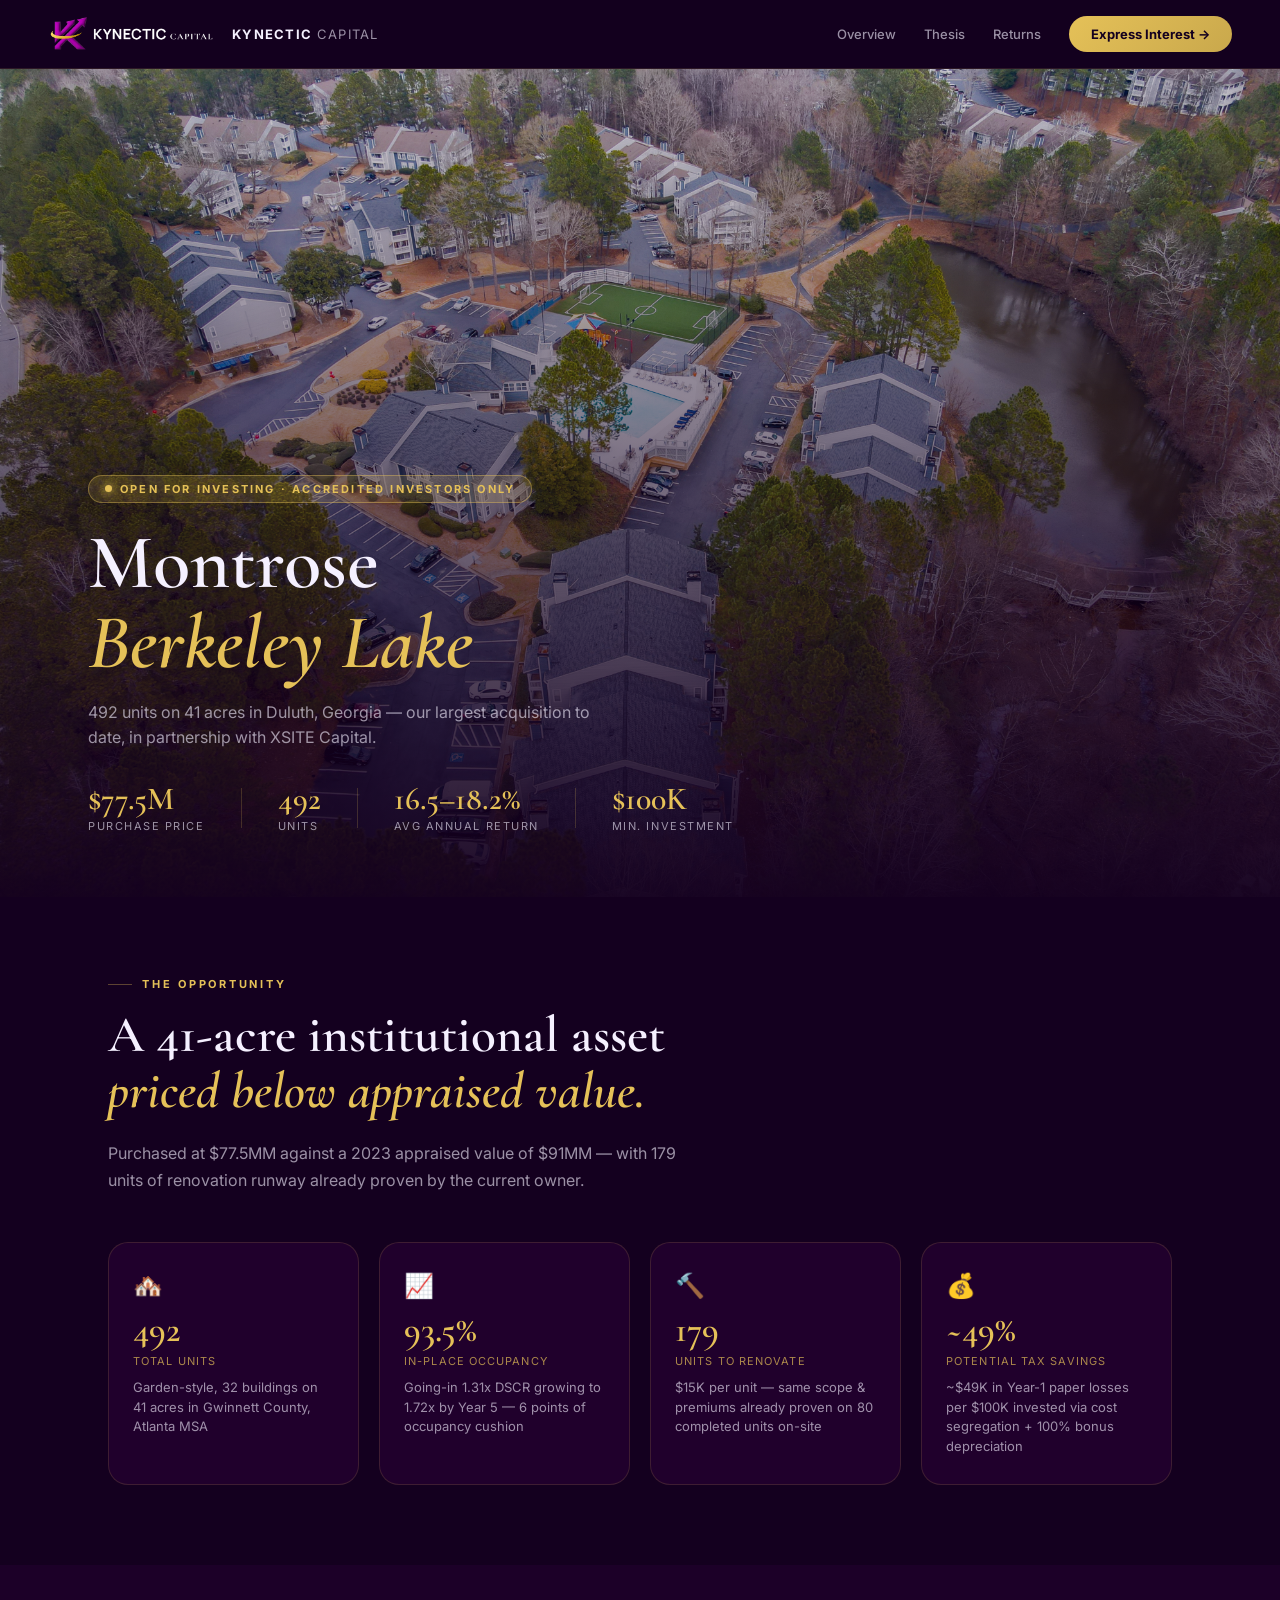
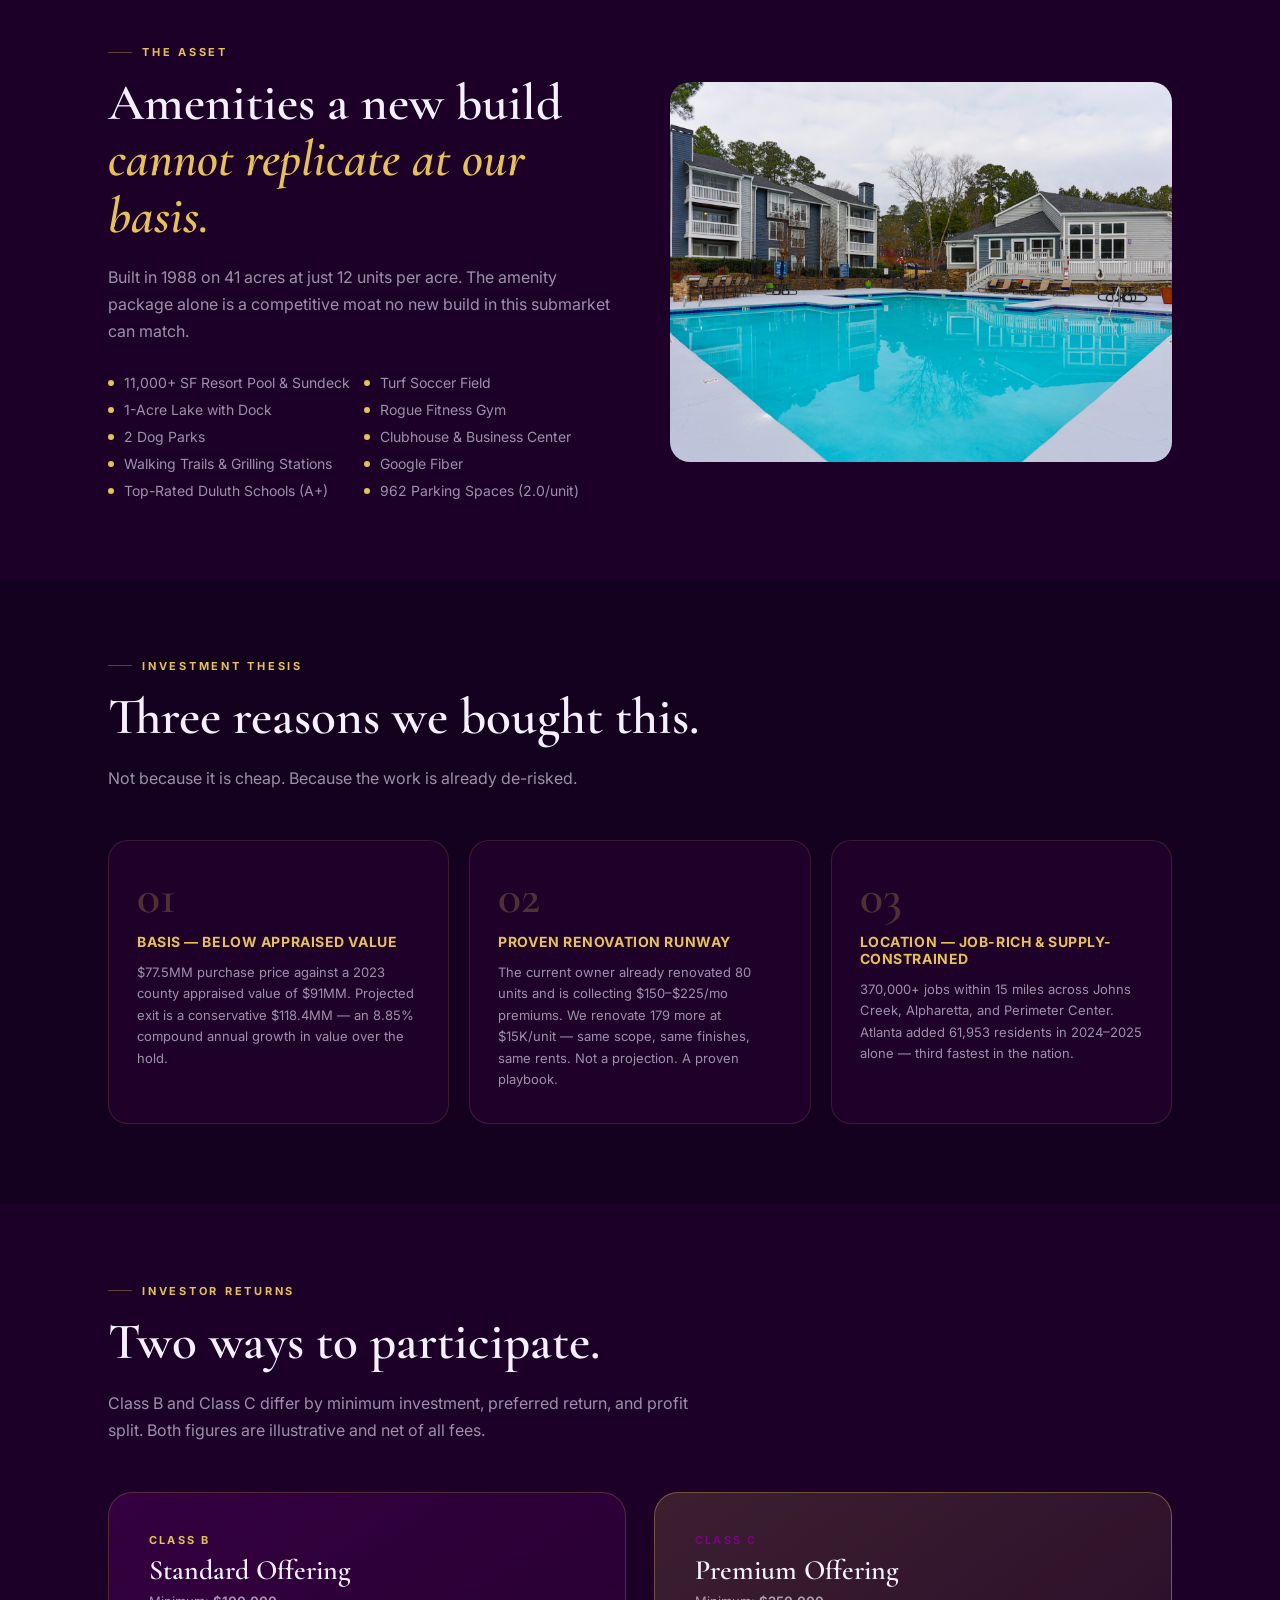
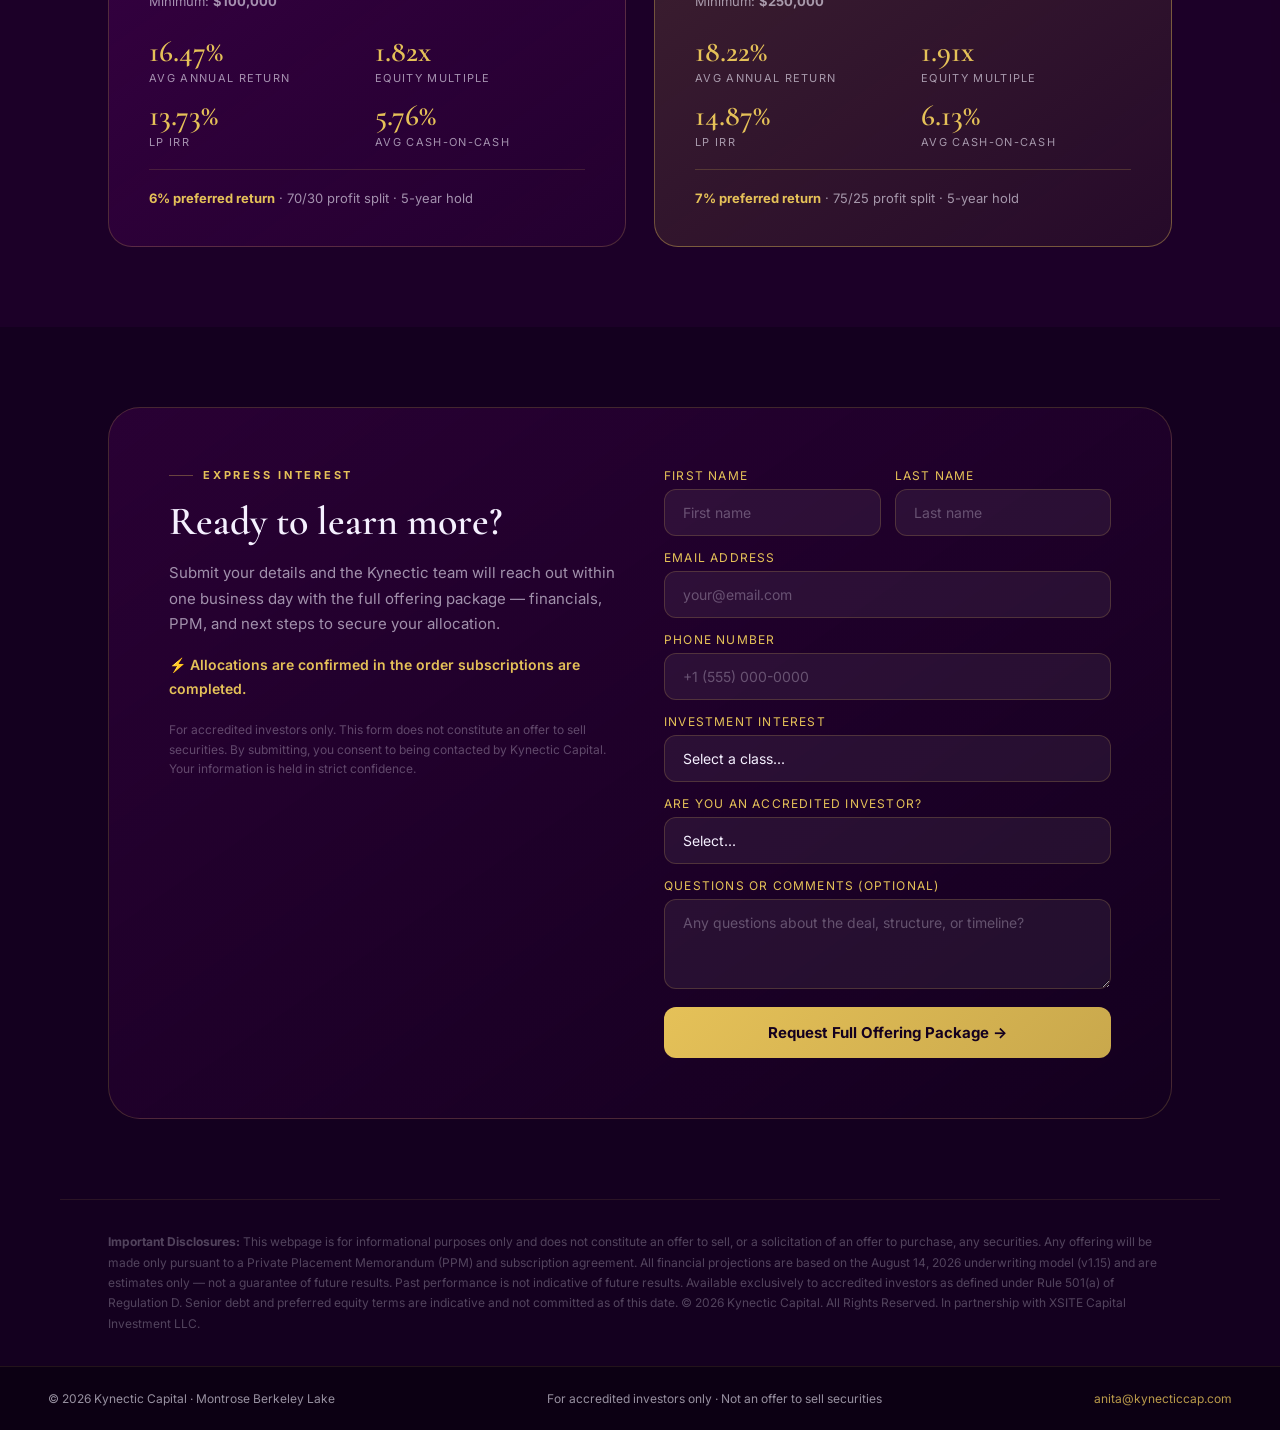
<file: montrose-berkeley-lake.html>
<!DOCTYPE html>
<html lang="en">
<head>
  <meta charset="UTF-8"/>
  <meta name="viewport" content="width=device-width, initial-scale=1.0"/>
  <title>Montrose Berkeley Lake · Kynectic Capital</title>
  <link rel="preconnect" href="https://fonts.googleapis.com"/>
  <link href="https://fonts.googleapis.com/css2?family=Cormorant+Garamond:ital,wght@0,400;0,600;1,400;1,600&family=Inter:wght@400;500;600;700&display=swap" rel="stylesheet"/>
  <style>
    *, *::before, *::after { box-sizing: border-box; margin: 0; padding: 0; }
    :root { --purple-deep:#14001f;--purple-mid:#7f0289;--gold:#e5c158;--gold-deep:#c9a84c;--ink:#f5f0ff;--ink-mute:rgba(245,240,255,0.60); }
    html{scroll-behavior:smooth}
    body{background:var(--purple-deep);color:var(--ink);font-family:'Inter',sans-serif;overflow-x:hidden}
    .serif{font-family:'Cormorant Garamond',serif}
    nav{position:sticky;top:0;z-index:100;display:flex;align-items:center;justify-content:space-between;padding:16px 48px;background:rgba(20,0,31,0.92);backdrop-filter:blur(16px);border-bottom:1px solid rgba(229,193,88,0.12)}
    .nav-brand{display:flex;align-items:center;gap:10px;text-decoration:none}
    .nav-brand img{height:34px}
    .nav-brand span{font-size:13px;font-weight:700;letter-spacing:0.1em;color:var(--ink)}
    .nav-links{display:flex;align-items:center;gap:28px}
    .nav-links a{color:var(--ink-mute);text-decoration:none;font-size:13px;font-weight:500;transition:color .2s}
    .nav-links a:hover{color:var(--gold)}
    .nav-cta{background:linear-gradient(135deg,#e5c158,#c9a84c);color:#14001f!important;font-weight:700!important;padding:10px 22px;border-radius:24px}
    .hero{position:relative;height:92vh;min-height:600px;display:flex;align-items:flex-end;overflow:hidden}
    .hero-img{position:absolute;inset:0;width:100%;height:100%;object-fit:cover;object-position:center}
    .hero-overlay{position:absolute;inset:0;background:linear-gradient(to top,rgba(20,0,31,0.97) 0%,rgba(20,0,31,0.5) 55%,rgba(20,0,31,0.15) 100%)}
    .hero-content{position:relative;z-index:1;width:100%;max-width:1200px;margin:0 auto;padding:0 48px 64px}
    .badge{display:inline-flex;align-items:center;gap:8px;background:rgba(229,193,88,0.15);border:1px solid rgba(229,193,88,0.4);border-radius:20px;padding:6px 16px;font-size:11px;font-weight:700;letter-spacing:0.2em;color:var(--gold);margin-bottom:20px}
    .badge-dot{width:7px;height:7px;border-radius:50%;background:var(--gold);box-shadow:0 0 8px var(--gold);animation:pulse 2s infinite}
    @keyframes pulse{0%,100%{opacity:1}50%{opacity:0.4}}
    .hero h1{font-family:'Cormorant Garamond',serif;font-size:clamp(44px,6vw,80px);font-weight:600;line-height:1.05;margin-bottom:16px}
    .hero-sub{font-size:16px;color:var(--ink-mute);margin-bottom:32px;max-width:540px;line-height:1.6}
    .hero-stats{display:flex;gap:36px;flex-wrap:wrap;align-items:center}
    .hs-val{font-family:'Cormorant Garamond',serif;font-size:32px;font-weight:600;color:var(--gold);line-height:1}
    .hs-lbl{font-size:11px;letter-spacing:0.14em;color:var(--ink-mute);text-transform:uppercase;margin-top:4px}
    .hs-div{width:1px;height:40px;background:rgba(229,193,88,0.2)}
    .section{padding:80px 0}
    .container{max-width:1160px;margin:0 auto;padding:0 48px}
    .eyebrow{font-size:11px;font-weight:700;letter-spacing:0.25em;color:var(--gold);text-transform:uppercase;margin-bottom:16px;display:flex;align-items:center;gap:10px}
    .eyebrow::before{content:'';flex:0 0 24px;height:1px;background:rgba(229,193,88,0.35)}
    .section-title{font-family:'Cormorant Garamond',serif;font-size:clamp(32px,4vw,52px);font-weight:600;line-height:1.1;margin-bottom:20px}
    .section-sub{font-size:16px;line-height:1.7;color:var(--ink-mute);max-width:600px;margin-bottom:48px}
    .hl-grid{display:grid;grid-template-columns:repeat(4,1fr);gap:20px;margin-top:48px}
    .hl-card{background:rgba(127,2,137,0.12);border:1px solid rgba(229,193,88,0.15);border-radius:20px;padding:28px 24px}
    .hl-icon{font-size:24px;margin-bottom:12px}
    .hl-val{font-family:'Cormorant Garamond',serif;font-size:36px;font-weight:600;color:var(--gold);line-height:1;margin-bottom:6px}
    .hl-lbl{font-size:11px;letter-spacing:0.1em;color:var(--gold);text-transform:uppercase;opacity:.7}
    .hl-desc{font-size:13px;color:var(--ink-mute);margin-top:10px;line-height:1.5}
    .two-col{display:grid;grid-template-columns:1fr 1fr;gap:60px;align-items:center}
    .prop-img{border-radius:20px;overflow:hidden}
    .prop-img img{width:100%;height:380px;object-fit:cover;display:block}
    .amenities-list{display:grid;grid-template-columns:1fr 1fr;gap:10px;margin-top:28px}
    .amenity{display:flex;align-items:flex-start;gap:10px;font-size:14px;color:var(--ink-mute)}
    .amenity-dot{width:6px;height:6px;border-radius:50%;background:var(--gold);margin-top:6px;flex-shrink:0}
    .thesis-grid{display:grid;grid-template-columns:repeat(3,1fr);gap:20px;margin-top:48px}
    .thesis-card{background:rgba(127,2,137,0.1);border:1px solid rgba(229,193,88,0.15);border-radius:20px;padding:32px 28px}
    .thesis-num{font-family:'Cormorant Garamond',serif;font-size:48px;font-weight:600;color:rgba(229,193,88,0.25);line-height:1;margin-bottom:12px}
    .thesis-title{font-size:14px;font-weight:700;color:var(--gold);margin-bottom:12px;letter-spacing:.04em}
    .thesis-body{font-size:13px;color:var(--ink-mute);line-height:1.65}
    .returns-grid{display:grid;grid-template-columns:1fr 1fr;gap:28px;margin-top:48px}
    .rc{border-radius:24px;padding:40px}
    .rc-b{background:linear-gradient(145deg,rgba(127,2,137,0.25),rgba(127,2,137,0.08));border:1px solid rgba(229,193,88,0.22)}
    .rc-c{background:linear-gradient(145deg,rgba(229,193,88,0.16),rgba(229,193,88,0.05));border:1px solid rgba(229,193,88,0.38)}
    .rc-hdr{font-size:11px;font-weight:700;letter-spacing:.2em;text-transform:uppercase;color:var(--gold);margin-bottom:6px}
    .rc-title{font-family:'Cormorant Garamond',serif;font-size:28px;font-weight:600;margin-bottom:6px}
    .rc-min{font-size:13px;color:var(--ink-mute);margin-bottom:28px}
    .rc-stats{display:grid;grid-template-columns:1fr 1fr;gap:16px}
    .rc-val{font-family:'Cormorant Garamond',serif;font-size:30px;font-weight:600;color:var(--gold);line-height:1}
    .rc-lbl{font-size:11px;letter-spacing:.12em;color:var(--ink-mute);text-transform:uppercase;margin-top:4px}
    .rc-pref{margin-top:20px;padding-top:20px;border-top:1px solid rgba(229,193,88,0.15);font-size:13px;color:var(--ink-mute)}
    .rc-pref strong{color:var(--gold)}
    .form-wrap{background:linear-gradient(145deg,rgba(127,2,137,0.2),rgba(20,0,31,0.9));border:1px solid rgba(229,193,88,0.2);border-radius:32px;padding:60px}
    .form-grid{display:grid;grid-template-columns:1fr 1fr;gap:48px;align-items:start}
    .form-copy h2{font-family:'Cormorant Garamond',serif;font-size:40px;font-weight:600;margin-bottom:16px;line-height:1.15}
    .form-copy p{color:var(--ink-mute);font-size:15px;line-height:1.7;margin-bottom:16px}
    .form-fields{display:flex;flex-direction:column;gap:14px}
    .field-row{display:grid;grid-template-columns:1fr 1fr;gap:14px}
    .flbl{font-size:12px;letter-spacing:.1em;color:var(--gold);text-transform:uppercase;margin-bottom:6px;display:block}
    .fi,.fs,.ft{width:100%;background:rgba(255,255,255,0.06);border:1px solid rgba(229,193,88,0.2);border-radius:12px;padding:14px 18px;color:var(--ink);font-size:14px;font-family:inherit;outline:none;transition:border-color .2s}
    .fi:focus,.fs:focus,.ft:focus{border-color:rgba(229,193,88,0.55);background:rgba(255,255,255,0.09)}
    .fi::placeholder,.ft::placeholder{color:rgba(245,240,255,0.3)}
    .fs{appearance:none;-webkit-appearance:none;cursor:pointer}
    .fs option{background:#2a003f;color:var(--ink)}
    .ft{resize:vertical;min-height:90px}
    .fbtn{width:100%;background:linear-gradient(135deg,#e5c158,#c9a84c);color:#14001f;font-weight:700;font-size:15px;border:none;border-radius:12px;padding:16px;cursor:pointer;font-family:inherit;transition:opacity .2s,transform .15s}
    .fbtn:hover{opacity:.88;transform:translateY(-1px)}
    .success{display:none;text-align:center;padding:48px 24px}
    .success h3{font-family:'Cormorant Garamond',serif;font-size:32px;color:var(--gold);margin-bottom:12px}
    .success p{color:var(--ink-mute);font-size:15px}
    .disclosure{padding:32px 48px;border-top:1px solid rgba(229,193,88,0.1);font-size:12px;color:rgba(245,240,255,0.28);line-height:1.7;max-width:1160px;margin:0 auto}
    footer{background:rgba(0,0,0,0.4);border-top:1px solid rgba(229,193,88,0.1);padding:24px 48px;display:flex;justify-content:space-between;align-items:center;font-size:12px;color:var(--ink-mute);flex-wrap:wrap;gap:12px}
    footer a{color:var(--gold);text-decoration:none;opacity:.8}
    @media(max-width:900px){
      nav{padding:14px 20px}.nav-links{display:none}
      .hero-content{padding:0 20px 48px}.container{padding:0 20px}
      .hl-grid,.two-col,.thesis-grid,.returns-grid,.form-grid,.field-row{grid-template-columns:1fr}
      .hero-stats{gap:20px}.form-wrap{padding:32px 20px}
      footer{padding:20px;flex-direction:column;text-align:center}
      .amenities-list{grid-template-columns:1fr}
    }
  </style>
</head>
<body>

<nav>
  <a class="nav-brand" href="index.html">
    <img src="LogoNew.png" alt="Kynectic Capital"/>
    <span>KYNECTIC <span style="font-weight:400;opacity:0.6">CAPITAL</span></span>
  </a>
  <div class="nav-links">
    <a href="#overview">Overview</a>
    <a href="#thesis">Thesis</a>
    <a href="#returns">Returns</a>
    <a href="#form" class="nav-cta">Express Interest →</a>
  </div>
</nav>

<section class="hero">
  <img class="hero-img" src="montrose-aerial.jpg" alt="Montrose Berkeley Lake aerial — 492 units, Duluth GA"/>
  <div class="hero-overlay"></div>
  <div class="hero-content">
    <div class="badge"><span class="badge-dot"></span> OPEN FOR INVESTING · ACCREDITED INVESTORS ONLY</div>
    <h1>Montrose<br/><span style="color:var(--gold);font-style:italic;">Berkeley Lake</span></h1>
    <p class="hero-sub">492 units on 41 acres in Duluth, Georgia — our largest acquisition to date, in partnership with XSITE Capital.</p>
    <div class="hero-stats">
      <div><div class="hs-val">$77.5M</div><div class="hs-lbl">Purchase Price</div></div>
      <div class="hs-div"></div>
      <div><div class="hs-val">492</div><div class="hs-lbl">Units</div></div>
      <div class="hs-div"></div>
      <div><div class="hs-val">16.5–18.2%</div><div class="hs-lbl">Avg Annual Return</div></div>
      <div class="hs-div"></div>
      <div><div class="hs-val">$100K</div><div class="hs-lbl">Min. Investment</div></div>
    </div>
  </div>
</section>

<section class="section" style="background:var(--purple-deep)" id="overview">
  <div class="container">
    <div class="eyebrow">The Opportunity</div>
    <h2 class="section-title">A 41-acre institutional asset<br/><span style="color:var(--gold);font-style:italic;" class="serif">priced below appraised value.</span></h2>
    <p class="section-sub">Purchased at $77.5MM against a 2023 appraised value of $91MM — with 179 units of renovation runway already proven by the current owner.</p>
    <div class="hl-grid">
      <div class="hl-card">
        <div class="hl-icon">🏘️</div>
        <div class="hl-val">492</div>
        <div class="hl-lbl">Total Units</div>
        <div class="hl-desc">Garden-style, 32 buildings on 41 acres in Gwinnett County, Atlanta MSA</div>
      </div>
      <div class="hl-card">
        <div class="hl-icon">📈</div>
        <div class="hl-val">93.5%</div>
        <div class="hl-lbl">In-Place Occupancy</div>
        <div class="hl-desc">Going-in 1.31x DSCR growing to 1.72x by Year 5 — 6 points of occupancy cushion</div>
      </div>
      <div class="hl-card">
        <div class="hl-icon">🔨</div>
        <div class="hl-val">179</div>
        <div class="hl-lbl">Units to Renovate</div>
        <div class="hl-desc">$15K per unit — same scope &amp; premiums already proven on 80 completed units on-site</div>
      </div>
      <div class="hl-card">
        <div class="hl-icon">💰</div>
        <div class="hl-val">~49%</div>
        <div class="hl-lbl">Potential Tax Savings</div>
        <div class="hl-desc">~$49K in Year-1 paper losses per $100K invested via cost segregation + 100% bonus depreciation</div>
      </div>
    </div>
  </div>
</section>

<section class="section" style="background:rgba(127,2,137,0.08)">
  <div class="container">
    <div class="two-col">
      <div>
        <div class="eyebrow">The Asset</div>
        <h2 class="section-title">Amenities a new build<br/><span class="serif" style="color:var(--gold);font-style:italic;">cannot replicate at our basis.</span></h2>
        <p class="section-sub" style="margin-bottom:0">Built in 1988 on 41 acres at just 12 units per acre. The amenity package alone is a competitive moat no new build in this submarket can match.</p>
        <div class="amenities-list">
          <div class="amenity"><span class="amenity-dot"></span>11,000+ SF Resort Pool &amp; Sundeck</div>
          <div class="amenity"><span class="amenity-dot"></span>Turf Soccer Field</div>
          <div class="amenity"><span class="amenity-dot"></span>1-Acre Lake with Dock</div>
          <div class="amenity"><span class="amenity-dot"></span>Rogue Fitness Gym</div>
          <div class="amenity"><span class="amenity-dot"></span>2 Dog Parks</div>
          <div class="amenity"><span class="amenity-dot"></span>Clubhouse &amp; Business Center</div>
          <div class="amenity"><span class="amenity-dot"></span>Walking Trails &amp; Grilling Stations</div>
          <div class="amenity"><span class="amenity-dot"></span>Google Fiber</div>
          <div class="amenity"><span class="amenity-dot"></span>Top-Rated Duluth Schools (A+)</div>
          <div class="amenity"><span class="amenity-dot"></span>962 Parking Spaces (2.0/unit)</div>
        </div>
      </div>
      <div class="prop-img">
        <img src="montrose-pool.jpg" alt="Montrose Berkeley Lake — Resort-Style Pool"/>
      </div>
    </div>
  </div>
</section>

<section class="section" style="background:var(--purple-deep)" id="thesis">
  <div class="container">
    <div class="eyebrow">Investment Thesis</div>
    <h2 class="section-title">Three reasons we bought this.</h2>
    <p class="section-sub">Not because it is cheap. Because the work is already de-risked.</p>
    <div class="thesis-grid">
      <div class="thesis-card">
        <div class="thesis-num">01</div>
        <div class="thesis-title">BASIS — BELOW APPRAISED VALUE</div>
        <div class="thesis-body">$77.5MM purchase price against a 2023 county appraised value of $91MM. Projected exit is a conservative $118.4MM — an 8.85% compound annual growth in value over the hold.</div>
      </div>
      <div class="thesis-card">
        <div class="thesis-num">02</div>
        <div class="thesis-title">PROVEN RENOVATION RUNWAY</div>
        <div class="thesis-body">The current owner already renovated 80 units and is collecting $150–$225/mo premiums. We renovate 179 more at $15K/unit — same scope, same finishes, same rents. Not a projection. A proven playbook.</div>
      </div>
      <div class="thesis-card">
        <div class="thesis-num">03</div>
        <div class="thesis-title">LOCATION — JOB-RICH &amp; SUPPLY-CONSTRAINED</div>
        <div class="thesis-body">370,000+ jobs within 15 miles across Johns Creek, Alpharetta, and Perimeter Center. Atlanta added 61,953 residents in 2024–2025 alone — third fastest in the nation.</div>
      </div>
    </div>
  </div>
</section>

<section class="section" style="background:rgba(127,2,137,0.08)" id="returns">
  <div class="container">
    <div class="eyebrow">Investor Returns</div>
    <h2 class="section-title">Two ways to participate.</h2>
    <p class="section-sub">Class B and Class C differ by minimum investment, preferred return, and profit split. Both figures are illustrative and net of all fees.</p>
    <div class="returns-grid">
      <div class="rc rc-b">
        <div class="rc-hdr">Class B</div>
        <div class="rc-title">Standard Offering</div>
        <div class="rc-min">Minimum: <strong>$100,000</strong></div>
        <div class="rc-stats">
          <div><div class="rc-val">16.47%</div><div class="rc-lbl">Avg Annual Return</div></div>
          <div><div class="rc-val">1.82x</div><div class="rc-lbl">Equity Multiple</div></div>
          <div><div class="rc-val">13.73%</div><div class="rc-lbl">LP IRR</div></div>
          <div><div class="rc-val">5.76%</div><div class="rc-lbl">Avg Cash-on-Cash</div></div>
        </div>
        <div class="rc-pref"><strong>6% preferred return</strong> · 70/30 profit split · 5-year hold</div>
      </div>
      <div class="rc rc-c">
        <div class="rc-hdr" style="color:var(--purple-mid)">Class C</div>
        <div class="rc-title">Premium Offering</div>
        <div class="rc-min">Minimum: <strong>$250,000</strong></div>
        <div class="rc-stats">
          <div><div class="rc-val">18.22%</div><div class="rc-lbl">Avg Annual Return</div></div>
          <div><div class="rc-val">1.91x</div><div class="rc-lbl">Equity Multiple</div></div>
          <div><div class="rc-val">14.87%</div><div class="rc-lbl">LP IRR</div></div>
          <div><div class="rc-val">6.13%</div><div class="rc-lbl">Avg Cash-on-Cash</div></div>
        </div>
        <div class="rc-pref" style="border-color:rgba(229,193,88,0.2)"><strong>7% preferred return</strong> · 75/25 profit split · 5-year hold</div>
      </div>
    </div>
  </div>
</section>

<section class="section" style="background:var(--purple-deep)" id="form">
  <div class="container">
    <div class="form-wrap">
      <div class="form-grid">
        <div class="form-copy">
          <div class="eyebrow">Express Interest</div>
          <h2>Ready to learn more?</h2>
          <p>Submit your details and the Kynectic team will reach out within one business day with the full offering package — financials, PPM, and next steps to secure your allocation.</p>
          <p style="color:var(--gold);font-weight:600;font-size:14px">⚡ Allocations are confirmed in the order subscriptions are completed.</p>
          <p style="font-size:12px;color:rgba(245,240,255,0.3);line-height:1.6;margin-top:20px">For accredited investors only. This form does not constitute an offer to sell securities. By submitting, you consent to being contacted by Kynectic Capital. Your information is held in strict confidence.</p>
        </div>
        <div>
          <div class="form-fields" id="form-fields">
            <div class="field-row">
              <div><label class="flbl">First Name</label><input class="fi" type="text" id="fname" placeholder="First name"/></div>
              <div><label class="flbl">Last Name</label><input class="fi" type="text" id="lname" placeholder="Last name"/></div>
            </div>
            <div><label class="flbl">Email Address</label><input class="fi" type="email" id="email" placeholder="your@email.com"/></div>
            <div><label class="flbl">Phone Number</label><input class="fi" type="tel" id="phone" placeholder="+1 (555) 000-0000"/></div>
            <div>
              <label class="flbl">Investment Interest</label>
              <select class="fs" id="investment">
                <option value="" disabled selected>Select a class...</option>
                <option value="classb">Class B — $100,000 minimum</option>
                <option value="classc">Class C — $250,000 minimum</option>
                <option value="more">$500,000+</option>
                <option value="unsure">Not sure yet — send me info</option>
              </select>
            </div>
            <div>
              <label class="flbl">Are you an accredited investor?</label>
              <select class="fs" id="accredited">
                <option value="" disabled selected>Select...</option>
                <option value="yes">Yes</option>
                <option value="no">No / Not sure</option>
              </select>
            </div>
            <div><label class="flbl">Questions or Comments (optional)</label><textarea class="ft" id="message" placeholder="Any questions about the deal, structure, or timeline?"></textarea></div>
            <button class="fbtn" onclick="submitForm()">Request Full Offering Package →</button>
          </div>
          <div class="success" id="success-state">
            <div style="font-size:48px;margin-bottom:16px">✦</div>
            <h3>You're on the list.</h3>
            <p>Thank you — a member of the Kynectic team will be in touch within one business day with your full offering package.</p>
          </div>
        </div>
      </div>
    </div>
  </div>
</section>

<div class="disclosure">
  <strong>Important Disclosures:</strong> This webpage is for informational purposes only and does not constitute an offer to sell, or a solicitation of an offer to purchase, any securities. Any offering will be made only pursuant to a Private Placement Memorandum (PPM) and subscription agreement. All financial projections are based on the August 14, 2026 underwriting model (v1.15) and are estimates only — not a guarantee of future results. Past performance is not indicative of future results. Available exclusively to accredited investors as defined under Rule 501(a) of Regulation D. Senior debt and preferred equity terms are indicative and not committed as of this date. © 2026 Kynectic Capital. All Rights Reserved. In partnership with XSITE Capital Investment LLC.
</div>

<footer>
  <span>© 2026 Kynectic Capital · Montrose Berkeley Lake</span>
  <span>For accredited investors only · Not an offer to sell securities</span>
  <a href="mailto:anita@kynecticcap.com">anita@kynecticcap.com</a>
</footer>

<script>
function submitForm(){
  var fname=document.getElementById('fname').value.trim();
  var lname=document.getElementById('lname').value.trim();
  var email=document.getElementById('email').value.trim();
  var investment=document.getElementById('investment').value;
  var accredited=document.getElementById('accredited').value;
  if(!fname||!lname){alert('Please enter your name.');return;}
  if(!email||!email.includes('@')){alert('Please enter a valid email.');return;}
  if(!investment){alert('Please select an investment class.');return;}
  if(!accredited){alert('Please indicate your accredited investor status.');return;}
  if(accredited==='no'){alert('This offering is available to accredited investors only. Please consult a financial advisor to determine your eligibility.');return;}
  document.getElementById('form-fields').style.display='none';
  document.getElementById('success-state').style.display='block';
}
</script>
</body>
</html>
</file>
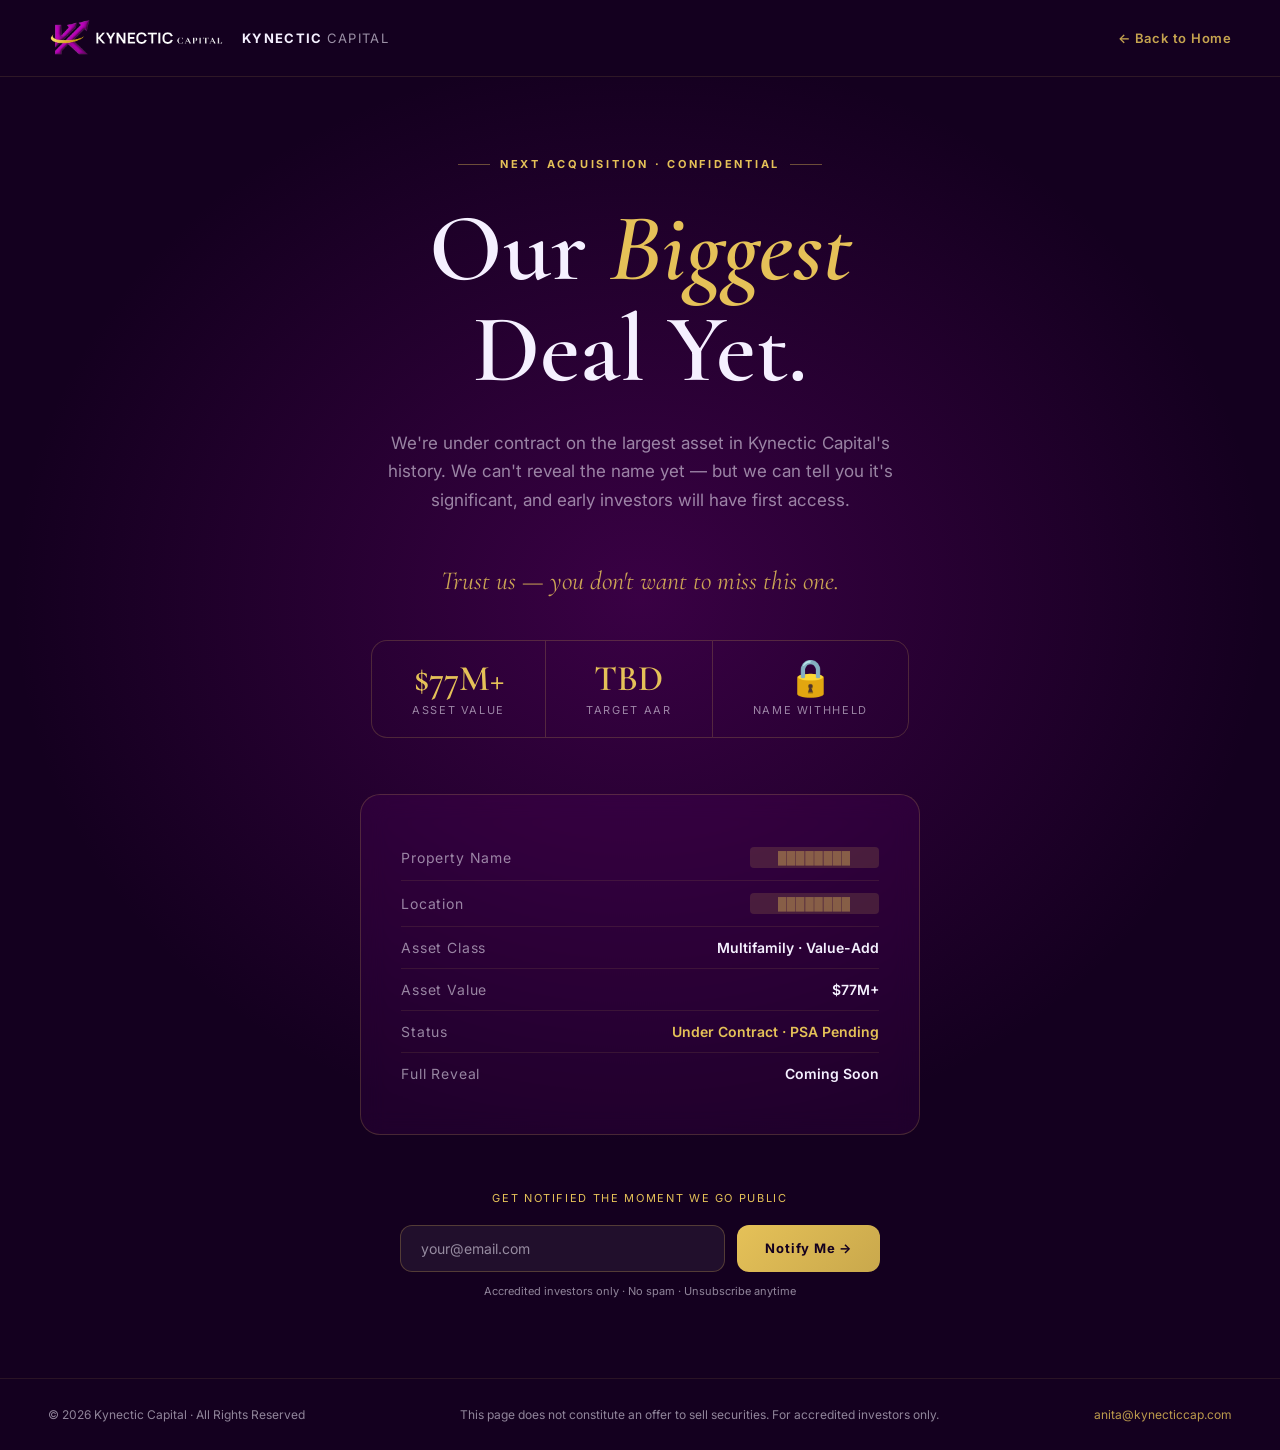
<file: next-deal.html>
<!DOCTYPE html>
<html lang="en">
<head>
  <meta charset="UTF-8"/>
  <meta name="viewport" content="width=device-width, initial-scale=1.0"/>
  <title>Something Big is Coming · Kynectic Capital</title>
  <link rel="preconnect" href="https://fonts.googleapis.com"/>
  <link href="https://fonts.googleapis.com/css2?family=Cormorant+Garamond:ital,wght@0,400;0,600;1,400;1,600&family=Inter:wght@400;500;600;700&display=swap" rel="stylesheet"/>
  <style>
    *, *::before, *::after { box-sizing: border-box; margin: 0; padding: 0; }
    :root {
      --purple-deep: #14001f;
      --purple-mid: #7f0289;
      --gold: #e5c158;
      --gold-deep: #c9a84c;
      --ink: #f5f0ff;
      --ink-mute: rgba(245,240,255,0.55);
    }
    body { background: var(--purple-deep); color: var(--ink); font-family: 'Inter', sans-serif; min-height: 100vh; overflow-x: hidden; }
    .serif { font-family: 'Cormorant Garamond', serif; }

    /* NAV */
    nav { display: flex; align-items: center; justify-content: space-between; padding: 20px 48px; border-bottom: 1px solid rgba(229,193,88,0.12); }
    .nav-brand { display: flex; align-items: center; gap: 10px; text-decoration: none; }
    .nav-brand img { height: 36px; }
    .nav-brand span { font-size: 13px; font-weight: 700; letter-spacing: 0.1em; color: var(--ink); }
    .nav-back { color: var(--gold); text-decoration: none; font-size: 13px; font-weight: 600; letter-spacing: 0.06em; opacity: 0.85; transition: opacity .2s; }
    .nav-back:hover { opacity: 1; }

    /* HERO */
    .hero { min-height: 90vh; display: flex; align-items: center; justify-content: center; text-align: center; padding: 80px 24px; position: relative; overflow: hidden; }
    .hero::before {
      content: '';
      position: absolute; inset: 0;
      background: radial-gradient(ellipse 70% 60% at 50% 40%, rgba(127,2,137,0.35) 0%, transparent 70%);
      pointer-events: none;
    }
    .hero-inner { position: relative; z-index: 1; max-width: 780px; }

    .eyebrow { font-size: 11px; font-weight: 700; letter-spacing: 0.25em; color: var(--gold); text-transform: uppercase; margin-bottom: 28px; display: flex; align-items: center; justify-content: center; gap: 10px; }
    .eyebrow::before, .eyebrow::after { content: ''; flex: 0 0 32px; height: 1px; background: rgba(229,193,88,0.4); }

    .hero h1 { font-family: 'Cormorant Garamond', serif; font-size: clamp(52px, 8vw, 96px); font-weight: 600; line-height: 1.05; margin-bottom: 28px; }
    .gold-text { color: var(--gold); font-style: italic; }
    .hero-sub { font-size: 17px; color: var(--ink-mute); line-height: 1.7; max-width: 560px; margin: 0 auto 48px; }

    /* STATS ROW */
    .stats-row { display: flex; align-items: center; justify-content: center; gap: 0; margin-bottom: 56px; flex-wrap: wrap; }
    .stat-pill { padding: 20px 40px; border: 1px solid rgba(229,193,88,0.2); text-align: center; }
    .stat-pill:first-child { border-radius: 16px 0 0 16px; }
    .stat-pill:last-child { border-radius: 0 16px 16px 0; }
    .stat-pill:not(:last-child) { border-right: none; }
    .stat-big { font-family: 'Cormorant Garamond', serif; font-size: 36px; font-weight: 600; color: var(--gold); line-height: 1; }
    .stat-lbl { font-size: 11px; letter-spacing: 0.15em; color: var(--ink-mute); text-transform: uppercase; margin-top: 6px; }

    /* MYSTERY CARD */
    .mystery-card { background: rgba(127,2,137,0.12); border: 1px solid rgba(229,193,88,0.2); border-radius: 20px; padding: 40px; margin: 0 auto 56px; max-width: 560px; backdrop-filter: blur(12px); }
    .mystery-line { display: flex; justify-content: space-between; align-items: center; padding: 12px 0; border-bottom: 1px solid rgba(229,193,88,0.1); font-size: 14px; }
    .mystery-line:last-child { border-bottom: none; }
    .mystery-key { color: var(--ink-mute); letter-spacing: 0.06em; }
    .mystery-val { font-weight: 600; color: var(--ink); }
    .mystery-val.redacted { background: rgba(229,193,88,0.15); border-radius: 4px; padding: 2px 14px; color: transparent; letter-spacing: 0.1em; position: relative; overflow: hidden; user-select: none; }
    .mystery-val.redacted::after { content: '████████'; color: rgba(229,193,88,0.4); position: absolute; inset: 0; display: flex; align-items: center; justify-content: center; font-size: 12px; letter-spacing: 0.05em; }

    /* FORM */
    .form-wrap { max-width: 480px; margin: 0 auto; }
    .form-label { font-size: 11px; letter-spacing: 0.15em; text-transform: uppercase; color: var(--gold); margin-bottom: 20px; display: block; }
    .form-row { display: flex; gap: 12px; }
    .form-input { flex: 1; background: rgba(255,255,255,0.06); border: 1px solid rgba(229,193,88,0.25); border-radius: 12px; padding: 14px 20px; color: var(--ink); font-size: 14px; font-family: inherit; outline: none; transition: border-color .2s; }
    .form-input:focus { border-color: rgba(229,193,88,0.6); }
    .form-input::placeholder { color: var(--ink-mute); }
    .form-btn { background: linear-gradient(135deg, #e5c158, #c9a84c); color: #14001f; font-weight: 700; font-size: 13px; letter-spacing: 0.06em; border: none; border-radius: 12px; padding: 14px 28px; cursor: pointer; white-space: nowrap; font-family: inherit; transition: opacity .2s; }
    .form-btn:hover { opacity: 0.88; }
    .form-note { font-size: 11px; color: var(--ink-mute); margin-top: 12px; text-align: center; }
    .success-msg { display: none; color: var(--gold); font-size: 14px; font-weight: 600; margin-top: 16px; text-align: center; }

    /* BOTTOM STRIP */
    .bottom-strip { border-top: 1px solid rgba(229,193,88,0.1); padding: 28px 48px; display: flex; justify-content: space-between; align-items: center; font-size: 12px; color: var(--ink-mute); flex-wrap: wrap; gap: 12px; }
    .bottom-strip a { color: var(--gold); text-decoration: none; opacity: 0.8; }

    @media (max-width: 640px) {
      nav { padding: 16px 20px; }
      .form-row { flex-direction: column; }
      .stat-pill { padding: 16px 24px; }
      .bottom-strip { padding: 20px; flex-direction: column; text-align: center; }
    }
  </style>
</head>
<body>

<nav>
  <a class="nav-brand" href="index.html">
    <img src="LogoNew.png" alt="Kynectic Capital"/>
    <span>KYNECTIC <span style="font-weight:400;opacity:0.6">CAPITAL</span></span>
  </a>
  <a class="nav-back" href="index.html">← Back to Home</a>
</nav>

<section class="hero">
  <div class="hero-inner">

    <div class="eyebrow">Next Acquisition · Confidential</div>

    <h1>
      Our <span class="gold-text">Biggest</span><br/>
      Deal Yet.
    </h1>

    <p class="hero-sub">
      We're under contract on the largest asset in Kynectic Capital's history.
      We can't reveal the name yet — but we can tell you it's significant,
      and early investors will have first access.
    </p>
    <p style="font-family:'Cormorant Garamond',serif; font-size:26px; font-style:italic; color:rgba(229,193,88,0.85); margin-bottom:40px; line-height:1.4;">
      Trust us — you don't want to miss this one.
    </p>

    <div class="stats-row">
      <div class="stat-pill">
        <div class="stat-big">$77M+</div>
        <div class="stat-lbl">Asset Value</div>
      </div>
      <div class="stat-pill">
        <div class="stat-big">TBD</div>
        <div class="stat-lbl">Target AAR</div>
      </div>
      <div class="stat-pill">
        <div class="stat-big">🔒</div>
        <div class="stat-lbl">Name Withheld</div>
      </div>
    </div>

    <div class="mystery-card">
      <div class="mystery-line">
        <span class="mystery-key">Property Name</span>
        <span class="mystery-val redacted">Undisclosed</span>
      </div>
      <div class="mystery-line">
        <span class="mystery-key">Location</span>
        <span class="mystery-val redacted">Undisclosed</span>
      </div>
      <div class="mystery-line">
        <span class="mystery-key">Asset Class</span>
        <span class="mystery-val">Multifamily · Value-Add</span>
      </div>
      <div class="mystery-line">
        <span class="mystery-key">Asset Value</span>
        <span class="mystery-val">$77M+</span>
      </div>
      <div class="mystery-line">
        <span class="mystery-key">Status</span>
        <span class="mystery-val" style="color:#e5c158;">Under Contract · PSA Pending</span>
      </div>
      <div class="mystery-line">
        <span class="mystery-key">Full Reveal</span>
        <span class="mystery-val">Coming Soon</span>
      </div>
    </div>

    <div class="form-wrap">
      <span class="form-label">Get notified the moment we go public</span>
      <div class="form-row">
        <input class="form-input" type="email" id="email-input" placeholder="your@email.com"/>
        <button class="form-btn" onclick="handleSubmit()">Notify Me →</button>
      </div>
      <p class="form-note">Accredited investors only · No spam · Unsubscribe anytime</p>
      <p class="success-msg" id="success-msg">✦ You're on the list. We'll be in touch soon.</p>
    </div>

  </div>
</section>

<div class="bottom-strip">
  <span>© 2026 Kynectic Capital · All Rights Reserved</span>
  <span>This page does not constitute an offer to sell securities. For accredited investors only.</span>
  <a href="mailto:anita@kynecticcap.com">anita@kynecticcap.com</a>
</div>

<script>
  function handleSubmit() {
    const email = document.getElementById('email-input').value;
    if (!email || !email.includes('@')) {
      document.getElementById('email-input').style.borderColor = 'rgba(255,80,80,0.6)';
      return;
    }
    document.getElementById('email-input').style.borderColor = 'rgba(229,193,88,0.6)';
    document.querySelector('.form-btn').disabled = true;
    document.querySelector('.form-btn').textContent = 'Done ✓';
    document.getElementById('success-msg').style.display = 'block';
    // Replace with your actual form handler / HubSpot form submission if needed
    const hs = `https://forms.hsforms.com/submissions/v3/public/single/0/${email}`;
  }
</script>

</body>
</html>
</file>
